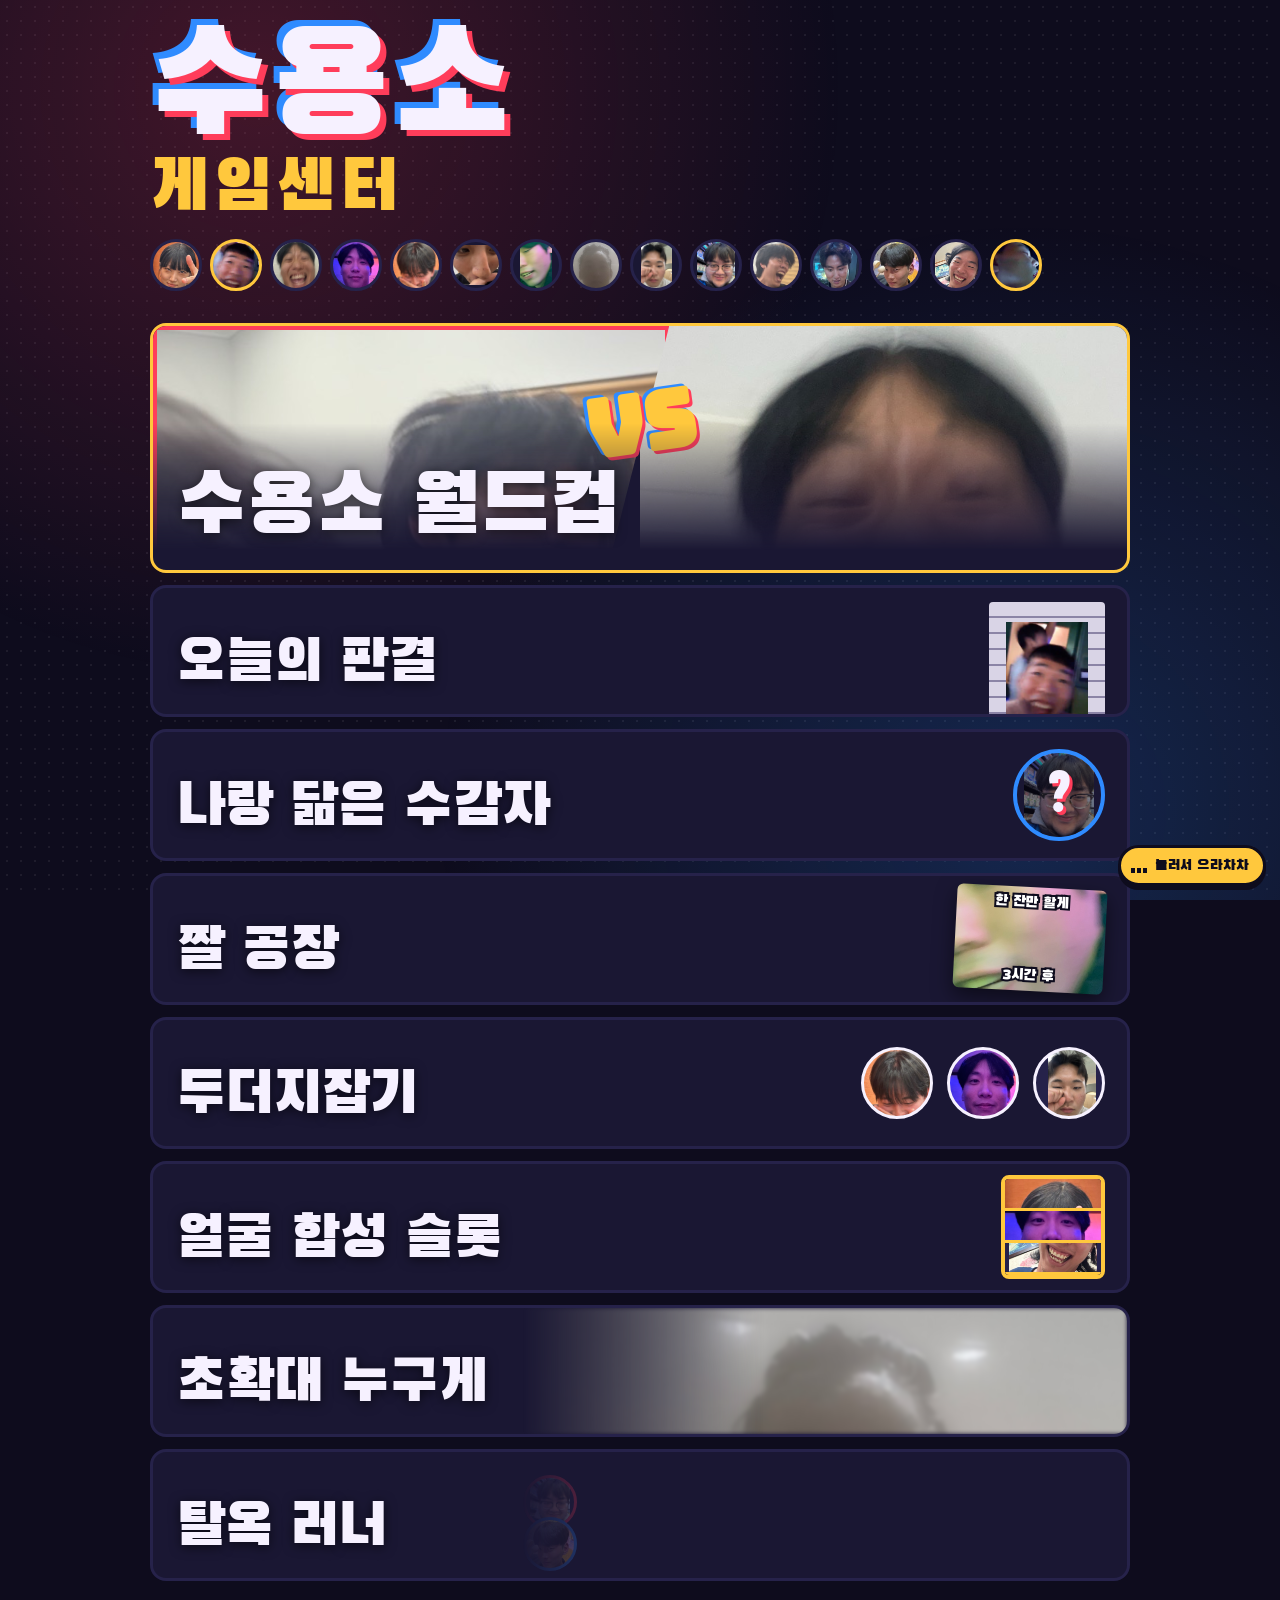
<file: index.html>
<!doctype html>
<html lang="ko">
<head>
<meta charset="utf-8">
<meta name="viewport" content="width=device-width, initial-scale=1, viewport-fit=cover">
<title>수용소 게임센터</title>
<link rel="preconnect" href="https://fonts.googleapis.com">
<link rel="preconnect" href="https://fonts.gstatic.com" crossorigin>
<link rel="stylesheet" href="https://fonts.googleapis.com/css2?family=Black+Han+Sans&family=Bungee&family=Gothic+A1:wght@400;700;900&display=swap">
<link rel="stylesheet" href="shared.css">
<style>
body { overflow-y: auto; }
.app { height: auto; min-height: 100%; padding-block: 28px 96px; }
.wrap { width: min(100%, 980px); margin: 0 auto; display: grid; gap: 32px; }
header { display: grid; gap: 18px; justify-items: start; }
.logo { font-family: var(--display); font-weight: 400; margin: 0; line-height: 0.9; }
.logo span { display: block; animation: slam 0.55s cubic-bezier(.2,1.6,.4,1) both; }
.logo .a { font-size: clamp(4rem, 16vw, 9rem); text-shadow: 6px 6px 0 var(--red), -6px -6px 0 var(--blue); animation-delay: 0.05s; }
.logo .b { font-size: clamp(2rem, 8vw, 4.4rem); color: var(--gold); letter-spacing: 0.06em; animation-delay: 0.25s; }

/* 수감자 명단: 누르면 별명이 튀어나옴 */
.faces { display: flex; flex-wrap: wrap; gap: 8px; }
.face {
  position: relative; width: 52px; height: 52px; padding: 0; border-radius: 50%; border: 3px solid var(--ink-3); background-color: var(--ink-2);
  animation: popin 0.4s cubic-bezier(.2,1.8,.4,1) both;
}
.face.hop { animation: hop 0.6s cubic-bezier(.3,1.6,.5,1); border-color: var(--gold); }
.face.boing { animation: boing 0.5s cubic-bezier(.3,1.8,.5,1); border-color: var(--red); }
@keyframes popin { from { transform: scale(0) rotate(-40deg); } }
@keyframes hop { 30% { transform: translateY(-18px) rotate(-12deg) scale(1.15); } 60% { transform: translateY(0) rotate(6deg); } }
@keyframes boing { 30% { transform: scale(1.5) rotate(10deg); } 60% { transform: scale(0.9) rotate(-6deg); } }
.bubble {
  position: fixed; z-index: 22; pointer-events: none; white-space: nowrap;
  font-family: var(--display); font-size: 1.1rem; color: var(--ink); background: var(--paper);
  padding: 6px 14px; border-radius: 12px; transform: translate(-50%, -100%);
  box-shadow: 0 6px 18px rgb(0 0 0 / 0.4); animation: bubble 1.4s cubic-bezier(.2,1.4,.4,1) forwards;
}
.bubble::after { content: ""; position: absolute; left: 50%; bottom: -7px; margin-left: -7px; border: 7px solid transparent; border-bottom: 0; border-top-color: var(--paper); }
@keyframes bubble { 0% { opacity: 0; translate: 0 10px; scale: 0.6; } 15% { opacity: 1; translate: 0 0; scale: 1; } 80% { opacity: 1; } 100% { opacity: 0; translate: 0 -14px; } }

/* 게임 목록: 오락실 선택 화면처럼 굵은 띠 */
.games { display: grid; gap: 12px; }
.game {
  --c: var(--gold);
  position: relative; overflow: hidden; isolation: isolate;
  display: flex; align-items: flex-end; justify-content: space-between; gap: 12px;
  min-height: 132px; padding: 20px 24px;
  border-radius: 16px; text-decoration: none; color: var(--paper);
  background: var(--ink-2); border: 3px solid var(--ink-3);
  transition: transform 0.25s cubic-bezier(.3,1.6,.5,1), border-color 0.2s;
  animation: rise 0.5s cubic-bezier(.2,1.3,.4,1) both;
}
.game.red { --c: var(--red); } .game.blue { --c: var(--blue); }
.game:first-child { min-height: 250px; border-color: var(--gold); }
.game:nth-child(1) { animation-delay: 0.3s; } .game:nth-child(2) { animation-delay: 0.36s; } .game:nth-child(3) { animation-delay: 0.42s; }
.game:nth-child(4) { animation-delay: 0.48s; } .game:nth-child(5) { animation-delay: 0.54s; } .game:nth-child(n+6) { animation-delay: 0.6s; }
@keyframes rise { from { transform: translateY(40px); opacity: 0; } }
@media (hover: hover) { .game:hover { transform: translateX(8px); border-color: var(--c); } .game:hover h2 { color: var(--c); } }
.game:active { transform: scale(0.98); }
.game h2 {
  font-family: var(--display); font-weight: 400; margin: 0; line-height: 1;
  font-size: clamp(2.1rem, 7vw, 3.6rem); text-shadow: 0 2px 12px rgb(0 0 0 / 0.6); transition: color 0.2s;
}
.game:first-child h2 { font-size: clamp(2.8rem, 10vw, 5.2rem); }
.game .rec { font-family: var(--arcade); font-size: 0.85rem; color: var(--c); white-space: nowrap; font-variant-numeric: tabular-nums; text-shadow: 0 1px 6px rgb(0 0 0 / 0.8); }

/* 띠 오른쪽 그림: 왼쪽으로 갈수록 사라짐 */
.art { position: absolute; inset: 0 0 0 38%; z-index: -1; -webkit-mask-image: linear-gradient(to right, transparent, #000 40%); mask-image: linear-gradient(to right, transparent, #000 40%); }
.game:first-child .art { left: 0; -webkit-mask-image: linear-gradient(to top, transparent 8%, #000 60%); mask-image: linear-gradient(to top, transparent 8%, #000 60%); }
.art.vs { display: grid; grid-template-columns: 1fr 1fr; }
.art.vs div { background-color: var(--ink-3); }
.art.vs div:first-child { clip-path: polygon(0 0, 100% 0, 88% 100%, 0 100%); margin-right: -6%; box-shadow: inset 0 0 0 4px var(--red); }
.art.vs div:last-child { clip-path: polygon(12% 0, 100% 0, 100% 100%, 0 100%); margin-left: -6%; box-shadow: inset 0 0 0 4px var(--blue); }
.art.vs b { position: absolute; left: 50%; top: 40%; transform: translate(-50%, -50%) rotate(-8deg); font-family: var(--arcade); font-size: clamp(3rem, 9vw, 5rem); color: var(--gold); text-shadow: 3px 3px 0 var(--red), -3px -3px 0 var(--blue); }
.art.holes { display: flex; gap: 14px; justify-content: flex-end; align-items: center; padding-right: 22px; }
.art.holes div { width: 72px; height: 72px; flex: none; border-radius: 50%; border: 3px solid var(--paper); background-color: var(--ink-3); animation: peek 1.6s ease-in-out infinite; }
.art.holes div:nth-child(2) { animation-delay: 0.5s; } .art.holes div:nth-child(3) { animation-delay: 1s; }
@keyframes peek { 0%, 100% { transform: translateY(14px) scale(0.85); } 50% { transform: translateY(-4px) scale(1); } }
.art.slot { display: flex; justify-content: flex-end; align-items: center; padding-right: 22px; }
.art.slot .win { display: grid; grid-template-rows: repeat(3, 1fr); width: 104px; height: 104px; border: 4px solid var(--gold); border-radius: 8px; overflow: hidden; }
.art.slot .win div { background-color: var(--ink-3); border-bottom: 3px solid var(--gold); }
.art.zoom div { position: absolute; inset: 0; background-color: var(--ink-3); filter: blur(2px); animation: zoomy 5s ease-in-out infinite alternate; }
@keyframes zoomy { from { transform: scale(2.6); } to { transform: scale(1.4); filter: blur(0); } }
.art.run { overflow: hidden; }
.art.run div { position: absolute; top: 18%; width: 54px; height: 54px; border-radius: 50%; border: 3px solid var(--red); background-color: var(--ink-3); animation: roll 3s linear infinite; }
.art.run div:nth-child(2) { animation-delay: 1.5s; border-color: var(--blue); top: 52%; }
@keyframes roll { from { left: 105%; transform: rotate(0); } to { left: -20%; transform: rotate(-720deg); } }
.art.mug { display: flex; justify-content: flex-end; align-items: stretch; padding: 14px 22px 0 0; }
.art.mug .chart { width: 116px; background-color: #d9d4e6; background-image: repeating-linear-gradient(to bottom, transparent 0 14px, #8b84a6 14px 16px); display: flex; align-items: flex-end; justify-content: center; border-radius: 4px 4px 0 0; }
.art.mug .chart div { width: 82px; height: 92px; background-color: var(--ink-3); }
.art.who { display: flex; justify-content: flex-end; align-items: center; padding-right: 22px; }
.art.who div { position: relative; width: 92px; height: 92px; border-radius: 50%; border: 4px solid var(--blue); background-color: var(--ink-3); }
.art.who div::after { content: "?"; position: absolute; inset: 0; display: grid; place-items: center; border-radius: 50%; font-family: var(--display); font-size: 3.4rem; background: color-mix(in srgb, var(--ink) 50%, transparent); text-shadow: 3px 3px 0 var(--red); }
.art.meme { display: flex; justify-content: flex-end; align-items: center; padding-right: 22px; }
.art.meme div { width: 150px; height: 104px; border-radius: 6px; background-color: var(--ink-3); background-size: cover; background-position: center 30%; display: flex; flex-direction: column; justify-content: space-between; align-items: center; padding: 6px; transform: rotate(3deg); box-shadow: 0 8px 20px rgb(0 0 0 / 0.5); }
.art.meme b { font-family: var(--display); font-weight: 400; font-size: 0.95rem; color: #fff; -webkit-text-stroke: 4px var(--ink); paint-order: stroke fill; white-space: nowrap; }

@media (max-width: 640px) {
  .art.who div { width: 74px; height: 74px; } .art.who, .art.meme { padding-right: 14px; }
  .art.meme div { width: 124px; height: 88px; } .art.meme b { font-size: 0.8rem; }
  .game { min-height: 112px; padding: 16px 18px; }
  .game:first-child { min-height: 210px; }
  .art { left: 30%; }
  .art.holes div { width: 54px; height: 54px; } .art.holes { gap: 8px; padding-right: 14px; }
  .art.slot .win { width: 84px; height: 84px; } .art.slot { padding-right: 14px; }
  .art.mug { padding-right: 14px; } .art.mug .chart { width: 92px; } .art.mug .chart div { width: 66px; height: 74px; }
}
</style>
</head>
<body>
<div class="app">
  <div class="wrap">
    <header>
      <h1 class="logo"><span class="a">수용소</span><span class="b">게임센터</span></h1>
      <div class="faces" id="faces" aria-label="수감자 명단"></div>
    </header>

    <nav class="games">
      <a class="game" href="worldcup.html">
        <div class="art vs" aria-hidden="true"><div id="vsA"></div><div id="vsB"></div><b>VS</b></div>
        <h2>수용소 월드컵</h2>
      </a>
      <a class="game red" href="verdict.html">
        <div class="art mug" aria-hidden="true"><div class="chart"><div id="artMug"></div></div></div>
        <h2>오늘의 판결</h2>
      </a>
      <a class="game blue" href="test.html">
        <div class="art who" aria-hidden="true"><div id="artWho"></div></div>
        <h2>나랑 닮은 수감자</h2>
      </a>
      <a class="game" href="meme.html">
        <div class="art meme" aria-hidden="true"><div id="artMeme"><b>한 잔만 할게</b><b>3시간 후</b></div></div>
        <h2>짤 공장</h2>
      </a>
      <a class="game red" href="mole.html">
        <div class="art holes" id="artMole" aria-hidden="true"><div></div><div></div><div></div></div>
        <h2>두더지잡기</h2><span class="rec" data-best="mole" data-unit="점"></span>
      </a>
      <a class="game blue" href="slot.html">
        <div class="art slot" aria-hidden="true"><div class="win" id="artSlot"><div></div><div></div><div></div></div></div>
        <h2>얼굴 합성 슬롯</h2>
      </a>
      <a class="game blue" href="zoom.html">
        <div class="art zoom" aria-hidden="true"><div id="artZoom"></div></div>
        <h2>초확대 누구게</h2><span class="rec" data-best="zoom" data-unit="점"></span>
      </a>
      <a class="game red" href="runner.html">
        <div class="art run" id="artRun" aria-hidden="true"><div></div><div></div></div>
        <h2>탈옥 러너</h2><span class="rec" data-best="runner" data-unit="m"></span>
      </a>
    </nav>
  </div>
</div>

<script src="shared.js"></script>
<script>
const faces = [];
PHOTOS.forEach((p, i) => {
  const d = document.createElement("button"); d.type = "button"; d.className = "face"; d.setAttribute("aria-label", p.t);
  d.style.animationDelay = 0.4 + i * 0.05 + "s";
  d.addEventListener("click", () => poke(d, p));
  $("faces").append(d); faces.push(d);
  faceBg(d, p, 46, 46, { pad: 0.05 });
});
setInterval(() => {
  const f = pickOne(faces); if (f.classList.contains("boing")) return;
  f.classList.remove("hop"); void f.offsetWidth; f.style.animationDelay = "0s"; f.classList.add("hop");
}, 900);

// 얼굴을 누르면 별명 말풍선
function poke(el, p) {
  el.classList.remove("hop", "boing"); void el.offsetWidth; el.style.animationDelay = "0s"; el.classList.add("boing");
  setTimeout(() => el.classList.remove("boing"), 500);
  document.querySelectorAll(".bubble").forEach((b) => b.remove());
  const r = el.getBoundingClientRect(), b = document.createElement("div");
  b.className = "bubble"; b.textContent = p.t;
  b.style.left = Math.min(innerWidth - 90, Math.max(90, r.left + r.width / 2)) + "px"; b.style.top = r.top - 10 + "px";
  document.body.append(b); setTimeout(() => b.remove(), 1400);
  FX.burst(r.left + r.width / 2, r.top + r.height / 2, 18);
}
addEventListener("scroll", () => document.querySelectorAll(".bubble").forEach((b) => b.remove()), { passive: true });

document.querySelectorAll(".rec").forEach((el) => {
  const v = Best.get(el.dataset.best); if (v) el.textContent = `최고 ${v}${el.dataset.unit}`;
});

const sh = shuffle(PHOTOS);
function paintArt() {
  const a = $("vsA"), b = $("vsB");
  a.style.backgroundImage = `url("${sh[0].src}")`; a.style.backgroundSize = "cover"; a.style.backgroundPosition = "center";
  b.style.backgroundImage = `url("${sh[1].src}")`; b.style.backgroundSize = "cover"; b.style.backgroundPosition = "center";
  [...$("artMole").children].forEach((d, i) => faceBg(d, sh[2 + i], d.offsetWidth, d.offsetWidth, { pad: 0.05 }));
  const z = $("artZoom"); z.style.backgroundImage = `url("${sh[8].src}")`; z.style.backgroundSize = "cover"; z.style.backgroundPosition = "center 35%";
  [...$("artRun").children].forEach((d, i) => faceBg(d, sh[9 + i], 48, 48, { pad: 0.05 }));
  const m = $("artMug"); faceBg(m, sh[11], m.offsetWidth, m.offsetHeight, { pad: 0.35 });
  const me = $("artMeme"); me.style.backgroundImage = `url("${sh[12].src}")`;
  paintSlot();
}
// 슬롯 그림은 계속 돌아감
function paintSlot() {
  const slot = $("artSlot"), w = slot.clientWidth, h = slot.clientHeight;
  [...slot.children].forEach((d, i) => faceBg(d, pickOne(PHOTOS), w, h / 3, { strip: i, strips: 3, pad: 0.06 }));
}
// 닮은 수감자 그림은 물음표 뒤에서 얼굴이 바뀜
function paintWho() { const w = $("artWho"); faceBg(w, pickOne(PHOTOS), w.clientWidth, w.clientHeight, { pad: 0.05 }); }
paintArt(); paintWho();
if (!REDUCE) { setInterval(paintSlot, 900); setInterval(paintWho, 400); }
addEventListener("resize", paintArt);
</script>
<script src="music.js"></script>
</body>
</html>
</file>
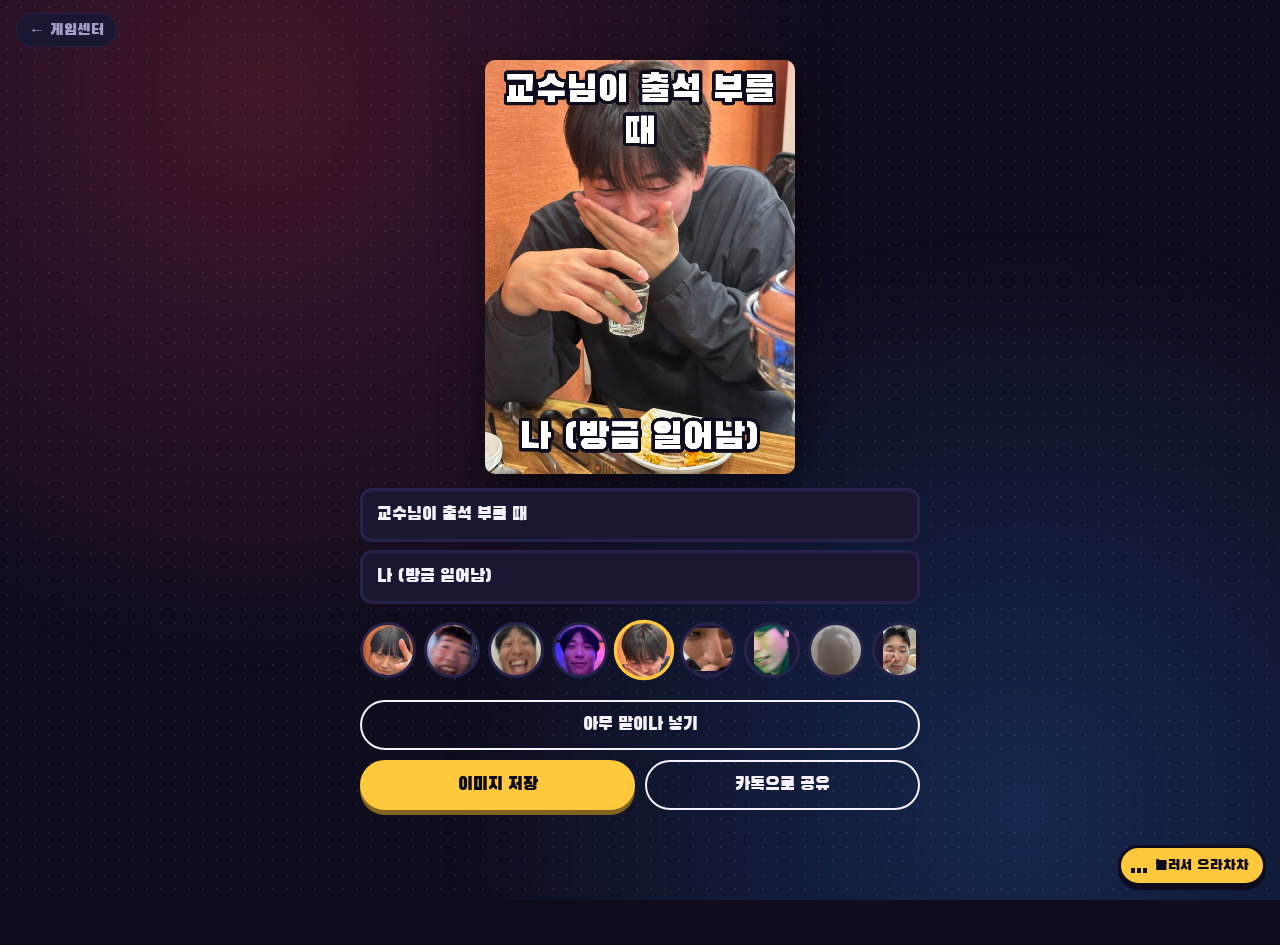
<file: meme.html>
<!doctype html>
<html lang="ko">
<head>
<meta charset="utf-8">
<meta name="viewport" content="width=device-width, initial-scale=1, viewport-fit=cover">
<title>수용소 짤 공장</title>
<link rel="preconnect" href="https://fonts.googleapis.com">
<link rel="preconnect" href="https://fonts.gstatic.com" crossorigin>
<link rel="stylesheet" href="https://fonts.googleapis.com/css2?family=Black+Han+Sans&family=Bungee&family=Gothic+A1:wght@400;700;900&display=swap">
<link rel="stylesheet" href="shared.css">
<style>
body { overflow-y: auto; }
.app { height: auto; min-height: 100%; }
.factory { width: min(100%, 560px); margin: 0 auto; display: grid; gap: 14px; padding-block: 10px 90px; }
canvas#meme { display: block; width: auto; max-width: 100%; max-height: 46dvh; margin: 0 auto; border-radius: 10px; box-shadow: 0 14px 40px rgb(0 0 0 / 0.5); background: var(--ink-2); }
canvas#meme.pop { animation: pop 0.35s cubic-bezier(.2,1.6,.4,1); }
@keyframes pop { 40% { transform: scale(0.96) rotate(-1deg); } }
.fields { display: grid; gap: 8px; }
.fields input {
  width: 100%; font: 400 1.15rem var(--display); color: var(--paper); background: var(--ink-2);
  border: 3px solid var(--ink-3); border-radius: 12px; padding: 12px 14px;
}
.fields input::placeholder { color: var(--muted); }
.fields input:focus { outline: none; border-color: var(--gold); }
.strip { display: flex; gap: 8px; overflow-x: auto; padding: 4px 2px 8px; scroll-snap-type: x proximity; scrollbar-width: thin; scrollbar-color: var(--ink-3) transparent; }
.strip button { flex: none; width: 56px; height: 56px; padding: 0; border-radius: 50%; border: 3px solid var(--ink-3); background-color: var(--ink-2); scroll-snap-align: start; transition: transform 0.15s; }
.strip button[aria-pressed="true"] { border-color: var(--gold); transform: scale(1.08); }
.tools { display: grid; grid-template-columns: 1fr 1fr; gap: 10px; }
.tools .btn { width: 100%; padding-inline: 10px; }
.tools .dice { grid-column: 1 / -1; }
::selection { background: var(--gold); color: var(--ink); }
</style>
</head>
<body>
<div class="app">
  <div class="topbar"><a class="back" href="./">← 게임센터</a></div>
  <div class="factory">
    <canvas id="meme" width="1080" height="1080" aria-label="만든 짤 미리보기"></canvas>
    <div class="fields">
      <input id="top" maxlength="40" placeholder="위에 들어갈 말" aria-label="위 글씨" autocomplete="off">
      <input id="bot" maxlength="40" placeholder="아래에 들어갈 말" aria-label="아래 글씨" autocomplete="off">
    </div>
    <div class="strip" id="strip" aria-label="사진 고르기"></div>
    <div class="tools">
      <button class="btn dice" id="diceBtn" type="button">아무 말이나 넣기</button>
      <button class="btn primary" id="saveBtn" type="button">이미지 저장</button>
      <button class="btn" id="shareBtn" type="button">카톡으로 공유</button>
    </div>
    <p class="toast" id="toast"></p>
  </div>
</div>

<script src="shared.js"></script>
<script>
const LINES = [
  ["교수님이 출석 부를 때", "나 (방금 일어남)"],
  ["\"한 잔만 마시고 갈게\"", "3시간 후"],
  ["조별과제 발표 5분 전", "자료 아직 안 옴"],
  ["더치페이 하자고 했을 때", "송금 안 한 사람"],
  ["노래방 마지막 곡이랬는데", "예약 10곡 남음"],
  ["시험 끝나고", "성적 나오기 전까지만 행복"],
  ["삼겹살 마지막 한 점", "눈치 싸움 시작"],
  ["단톡방 공지 올라옴", "읽음 1 안 사라짐"],
  ["\"나 오늘 일찍 잘 거야\"", "새벽 4시"],
  ["사진 찍자!", "본인만 준비 안 됨"],
  ["월요일 1교시", "그 자체"],
  ["엄마 전화 왔을 때", "목소리 정상인 척"],
  ["치킨 시킬까?", "이미 결제함"],
  ["과제 마감 1시간 전", "이제 시작함"],
];

const cv = $("meme"), cx = cv.getContext("2d");
let photo = pickOne(PHOTOS);
const strip = $("strip"), thumbs = [];
PHOTOS.forEach((p) => {
  const b = document.createElement("button"); b.type = "button"; b.setAttribute("aria-label", p.t);
  faceBg(b, p, 50, 50, { pad: 0.05 });
  b.addEventListener("click", () => { photo = p; mark(); draw(true); });
  strip.append(b); thumbs.push(b);
});
const mark = () => thumbs.forEach((b, i) => b.setAttribute("aria-pressed", String(PHOTOS[i] === photo)));

// 글씨가 넓으면 줄바꿈하고, 그래도 길면 글씨 크기를 줄인다
function layout(text, W, size) {
  cx.font = `${size}px "Black Han Sans"`;
  const words = text.split(" "), lines = [];
  let line = "";
  for (const w of words) {
    const t = line ? line + " " + w : w;
    if (cx.measureText(t).width > W && line) { lines.push(line); line = w; } else line = t;
  }
  if (line) lines.push(line);
  if (size > 40 && (lines.length > 2 || lines.some((l) => cx.measureText(l).width > W))) return layout(text, W, size * 0.88);
  return { lines, size };
}
function caption(text, fromBottom) {
  if (!text.trim()) return;
  const W = cv.width, H = cv.height;
  const { lines, size } = layout(text.trim(), W * 0.92, Math.round(Math.min(W, H) * 0.12));
  cx.font = `${size}px "Black Han Sans"`; cx.textAlign = "center"; cx.textBaseline = "top";
  cx.lineJoin = "round"; cx.lineWidth = size * 0.18; cx.strokeStyle = "#0e0c1d"; cx.fillStyle = "#ffffff";
  const lh = size * 1.12, total = lh * lines.length, pad = Math.min(W, H) * 0.04;
  let y = fromBottom ? H - pad - total : pad;
  for (const l of lines) { cx.strokeText(l, W / 2, y); cx.fillText(l, W / 2, y); y += lh; }
}
function draw(pop) {
  const im = photo.img;
  if (!im || !im.complete || !im.naturalWidth) return;
  const W = 1080, H = Math.round((W * photo.h) / photo.w);
  if (cv.width !== W || cv.height !== H) { cv.width = W; cv.height = H; }
  cx.drawImage(im, 0, 0, W, H);
  caption($("top").value, false); caption($("bot").value, true);
  if (pop) { cv.classList.remove("pop"); void cv.offsetWidth; cv.classList.add("pop"); }
}

function dice() {
  const [a, b] = pickOne(LINES); $("top").value = a; $("bot").value = b;
  photo = pickOne(PHOTOS); mark(); draw(true);
  thumbs[photo.id].scrollIntoView({ block: "nearest", inline: "center", behavior: REDUCE ? "auto" : "smooth" });
}

const toBlob = () => new Promise((r) => cv.toBlob(r, "image/jpeg", 0.92));
async function save() {
  const url = URL.createObjectURL(await toBlob()), a = document.createElement("a");
  a.href = url; a.download = `수용소짤-${Date.now()}.jpg`; document.body.append(a); a.click(); a.remove();
  setTimeout(() => URL.revokeObjectURL(url), 2000);
  $("toast").textContent = "저장했어. 사진첩이나 다운로드 폴더를 봐.";
  FX.burstAt($("saveBtn"), 30);
}
async function share() {
  const file = new File([await toBlob()], "수용소짤.jpg", { type: "image/jpeg" });
  if (navigator.canShare && navigator.canShare({ files: [file] })) {
    try { await navigator.share({ files: [file] }); } catch {}
  } else { $("toast").textContent = "이 브라우저는 바로 공유가 안 돼서 저장할게."; save(); }
}

$("top").addEventListener("input", () => draw());
$("bot").addEventListener("input", () => draw());
$("diceBtn").addEventListener("click", dice);
$("saveBtn").addEventListener("click", save);
$("shareBtn").addEventListener("click", share);

const [a, b] = pickOne(LINES); $("top").value = a; $("bot").value = b; mark();
Promise.all([loadImages(), document.fonts.load('80px "Black Han Sans"').catch(() => {})]).then(() => draw());
</script>
<script src="music.js"></script>
</body>
</html>
</file>
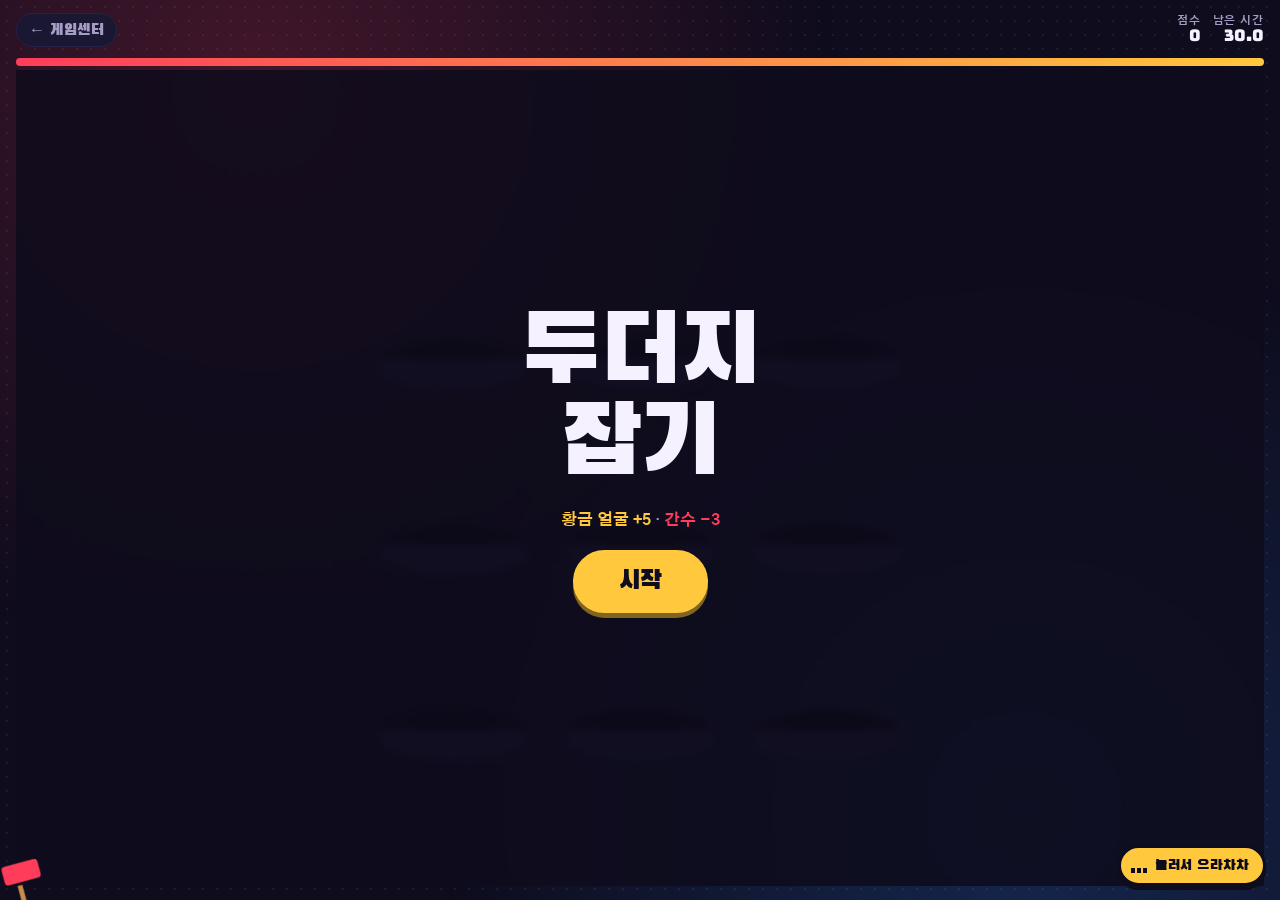
<file: mole.html>
<!doctype html>
<html lang="ko">
<head>
<meta charset="utf-8">
<meta name="viewport" content="width=device-width, initial-scale=1, viewport-fit=cover">
<title>수용소 두더지잡기</title>
<link rel="preconnect" href="https://fonts.googleapis.com">
<link rel="preconnect" href="https://fonts.gstatic.com" crossorigin>
<link rel="stylesheet" href="https://fonts.googleapis.com/css2?family=Black+Han+Sans&family=Bungee&family=Gothic+A1:wght@400;700;900&display=swap">
<link rel="stylesheet" href="shared.css">
<style>
.field { flex: 1; min-height: 0; display: grid; place-items: center; position: relative; }
.board {
  width: min(100%, 540px, 66vh);
  display: grid; grid-template-columns: repeat(3, 1fr); gap: 4%;
  cursor: none;
  touch-action: none; user-select: none; -webkit-user-select: none;
}
.hole { position: relative; aspect-ratio: 1; }
.pit {
  position: absolute; left: 6%; right: 6%; bottom: 8%; height: 26%;
  border-radius: 50%;
  background: radial-gradient(ellipse at 50% 40%, #000 30%, var(--ink-2) 70%);
  box-shadow: 0 6px 0 var(--ink-3), inset 0 6px 12px #000;
}
.mask { position: absolute; left: 0; right: 0; top: -20%; bottom: 21%; overflow: hidden; pointer-events: none; }
.mole {
  position: absolute; left: 14%; width: 72%; bottom: 0;
  transform: translateY(105%);
  transition: transform 0.16s cubic-bezier(.2,1.4,.5,1);
  pointer-events: auto;
}
.mole.up { transform: translateY(8%); }
.mole .face {
  width: 100%; aspect-ratio: 1; border-radius: 50%;
  background-color: var(--ink-2);
  border: 4px solid var(--paper);
  position: relative; z-index: 1;
}
.mole .body {
  margin: -14% auto 0; width: 92%; height: 46px; border-radius: 40% 40% 0 0;
  background: repeating-linear-gradient(180deg, var(--paper) 0 8px, var(--ink) 8px 16px);
}
.mole.gold .face { border-color: var(--gold); box-shadow: 0 0 0 4px color-mix(in srgb, var(--gold) 50%, transparent); }
.mole.gold .face::after {
  content: "+5"; position: absolute; top: -6px; right: -8px;
  font-family: var(--arcade); font-size: 0.85rem; background: var(--gold); color: var(--ink);
  border-radius: 999px; padding: 2px 7px;
}
.mole.siren .face { border-color: var(--red); background: radial-gradient(circle at 40% 35%, #ff9aa8, var(--red) 45%, #8a0f22); animation: wail 0.3s steps(2) infinite; }
.mole.siren .face::after {
  content: "간수"; position: absolute; inset: 0; display: grid; place-items: center;
  font-family: var(--display); font-size: 1.4rem; color: var(--paper);
}
.mole.siren .body { background: repeating-linear-gradient(180deg, #3a3a52 0 8px, #24243a 8px 16px); }
@keyframes wail { 50% { filter: brightness(1.5); } }
.mole.hit { transition: transform 0.25s ease-in 0.12s; }
.mole.hit .face { animation: squash 0.25s ease-out both; filter: grayscale(0.6) brightness(0.8); }
@keyframes squash { 0% { transform: scale(1.15, 0.7); } 60% { transform: scale(0.95, 1.05); } 100% { transform: scale(1, 0.85); } }
.rim {
  position: absolute; left: 6%; right: 6%; bottom: 8%; height: 13%;
  border-radius: 0 0 50% 50% / 0 0 100% 100%;
  background: var(--ink-3);
  pointer-events: none;
}
.pop {
  position: absolute; z-index: 5; pointer-events: none;
  font-family: var(--display); font-size: clamp(1.6rem, 6vw, 2.6rem);
  color: var(--paper); text-shadow: 3px 3px 0 var(--red);
  transform: translate(-50%, -50%);
  animation: pop 0.6s ease-out forwards;
}
.pop.gold { color: var(--gold); text-shadow: 3px 3px 0 var(--ink); }
.pop.bad { color: var(--red); text-shadow: 3px 3px 0 var(--ink); }
@keyframes pop { 0% { transform: translate(-50%, -50%) scale(0.4) rotate(-10deg); } 25% { transform: translate(-50%, -60%) scale(1.3) rotate(6deg); } 100% { transform: translate(-50%, -140%) scale(1); opacity: 0; } }

.hammer {
  position: fixed; z-index: 16; width: 64px; height: 64px; pointer-events: none;
  transform-origin: 80% 85%; transform: translate(-30%, -60%) rotate(20deg);
  transition: transform 0.08s;
}
.hammer.swing { transform: translate(-30%, -60%) rotate(-40deg); }
@media (hover: none) { .hammer { opacity: 0; } .hammer.swing { opacity: 1; } }

.timebar { height: 8px; border-radius: 99px; background: var(--ink-2); overflow: hidden; margin-block: 8px 4px; }
.timebar i { display: block; height: 100%; width: 100%; background: linear-gradient(90deg, var(--red), var(--gold)); transform-origin: left; }

.mvp { display: grid; justify-items: center; gap: 6px; }
.mvp .lbl { font-family: var(--arcade); font-size: 0.75rem; letter-spacing: 0.14em; color: var(--muted); }
.mvp .ph { width: 96px; height: 96px; border-radius: 50%; border: 4px solid var(--gold); background-color: var(--ink-2); }
.mvp .nm { font-family: var(--display); font-size: 1.2rem; }
</style>
</head>
<body>
<div class="app">
  <div class="topbar">
    <a class="back" href="./">← 게임센터</a>
    <span class="spacer"></span>
    <span class="stat"><small>점수</small><span id="score">0</span></span>
    <span class="stat"><small>남은 시간</small><span id="time">30.0</span></span>
  </div>
  <div class="timebar"><i id="timebar"></i></div>
  <div class="field" id="field">
    <div class="board" id="board"></div>

    <div class="panel" id="startPanel">
      <h1 class="title-xl" style="font-size: clamp(3rem, 13vw, 6rem)">두더지<br>잡기</h1>
      <p class="lead"><b style="color: var(--gold)">황금 얼굴 +5</b> · <b style="color: var(--red)">간수 −3</b></p>
      <button class="btn primary big" id="startBtn" type="button">시작</button>
      <p class="toast" id="bestLine"></p>
    </div>

    <div class="panel" id="endPanel" hidden>
      <div class="score-big" id="finalScore">0</div>
      <p class="verdict" id="verdict"></p>
      <div class="mvp"><span class="lbl">가장 많이 맞은 사람</span><div class="ph" id="mvpFace"></div><span class="nm" id="mvpName"></span></div>
      <div class="actions">
        <button class="btn primary" id="againBtn" type="button">다시 하기</button>
        <button class="btn" id="copyBtn" type="button">결과 복사</button>
      </div>
      <p class="toast" id="toast"></p>
    </div>
  </div>
</div>
<svg class="hammer" id="hammer" viewBox="0 0 64 64" aria-hidden="true">
  <rect x="34" y="22" width="8" height="40" rx="3" fill="#c98a4b" stroke="#0e0c1d" stroke-width="3" transform="rotate(-35 38 42)"/>
  <rect x="6" y="6" width="40" height="22" rx="5" fill="#ff3d5a" stroke="#0e0c1d" stroke-width="3" transform="rotate(-35 26 17)"/>
</svg>

<script src="shared.js"></script>
<script>
const GAME_MS = 30000;
const board = $("board");
const holes = [];
for (let i = 0; i < 9; i++) {
  const h = document.createElement("div");
  h.className = "hole";
  h.innerHTML = '<div class="pit"></div><div class="mask"><div class="mole"><div class="face"></div><div class="body"></div></div></div><div class="rim"></div>';
  board.append(h);
  holes.push({ el: h, mole: h.querySelector(".mole"), face: h.querySelector(".face"), busy: false, kind: null, photo: null, timer: 0 });
}

let score = 0, running = false, endAt = 0, spawnTimer = 0, hits = new Map();

function setScore(v) { score = Math.max(0, v); $("score").textContent = score; }

function spawn() {
  if (!running) return;
  const left = Math.max(0, endAt - performance.now());
  const progress = 1 - left / GAME_MS;                 // 0 → 1
  const free = holes.filter((h) => !h.busy);
  const maxUp = progress < 0.4 ? 2 : 3;
  if (free.length && 9 - free.length < maxUp) {
    const h = pickOne(free);
    const r = Math.random();
    h.kind = r < 0.1 ? "gold" : r < 0.22 ? "siren" : "normal";
    h.photo = pickOne(PHOTOS);
    h.mole.className = "mole " + (h.kind === "normal" ? "" : h.kind);
    h.face.style.backgroundImage = "";
    if (h.kind !== "siren") { const s = h.face.offsetWidth; faceBg(h.face, h.photo, s, s, { pad: 0.05 }); }
    h.busy = true;
    requestAnimationFrame(() => h.mole.classList.add("up"));
    const upMs = 1100 - progress * 520;
    h.timer = setTimeout(() => hide(h), upMs);
  }
  spawnTimer = setTimeout(spawn, 720 - progress * 380 + rand(-120, 120));
}

function hide(h, delay = 0) {
  clearTimeout(h.timer);
  h.mole.classList.remove("up");
  setTimeout(() => { h.busy = false; h.mole.classList.remove("hit"); }, 260 + delay);
}

function popText(x, y, text, cls) {
  const r = $("field").getBoundingClientRect();
  const el = document.createElement("div");
  el.className = "pop " + (cls || ""); el.textContent = text;
  el.style.left = x - r.left + "px"; el.style.top = y - r.top + "px";
  $("field").append(el); setTimeout(() => el.remove(), 650);
}

const HIT_WORDS = ["퍽!", "빡!", "쾅!", "딱!", "뿅!"];
holes.forEach((h) => {
  h.mole.addEventListener("pointerdown", (e) => {
    if (!running || !h.mole.classList.contains("up") || h.mole.classList.contains("hit")) return;
    e.preventDefault();
    h.mole.classList.add("hit");
    clearTimeout(h.timer);
    setTimeout(() => hide(h, 120), 120);
    const x = e.clientX, y = e.clientY;
    if (h.kind === "siren") {
      setScore(score - 3); popText(x, y, "-3 삐용!", "bad"); FX.flash("red"); FX.shake(board);
      return;
    }
    const pts = h.kind === "gold" ? 5 : 1;
    setScore(score + pts);
    hits.set(h.photo, (hits.get(h.photo) || 0) + 1);
    popText(x, y, h.kind === "gold" ? "+5 대박!" : pickOne(HIT_WORDS), h.kind === "gold" ? "gold" : "");
    FX.burst(x, y, h.kind === "gold" ? 70 : 24, h.kind === "gold" ? ["#ffc83d", "#f6f1ff"] : undefined);
    if (h.kind === "gold") FX.flash();
  });
});

// 망치 커서
const hammer = $("hammer");
addEventListener("pointermove", (e) => { hammer.style.left = e.clientX + "px"; hammer.style.top = e.clientY + "px"; });
addEventListener("pointerdown", (e) => {
  hammer.style.left = e.clientX + "px"; hammer.style.top = e.clientY + "px";
  hammer.classList.add("swing"); setTimeout(() => hammer.classList.remove("swing"), 110);
});

function tickClock() {
  if (!running) return;
  const left = Math.max(0, endAt - performance.now());
  $("time").textContent = (left / 1000).toFixed(1);
  $("timebar").style.transform = `scaleX(${left / GAME_MS})`;
  if (left <= 0) return finish();
  requestAnimationFrame(tickClock);
}

function start() {
  setScore(0); hits = new Map();
  holes.forEach((h) => { clearTimeout(h.timer); h.busy = false; h.mole.className = "mole"; });
  $("startPanel").hidden = true; $("endPanel").hidden = true;
  running = true; endAt = performance.now() + GAME_MS;
  spawn(); tickClock();
}

const VERDICTS = [
  [0, "망치를 들긴 했니?"],
  [15, "수습 간수 수준"],
  [30, "수용소 정식 간수 임명"],
  [45, "두더지들이 너를 두려워함"],
  [60, "전설의 망치. 친구 얼굴 남아나질 않음"],
];
function finish() {
  running = false; clearTimeout(spawnTimer);
  holes.forEach((h) => hide(h));
  $("time").textContent = "0.0";
  const best = Best.get("mole");
  const isBest = score > best; if (isBest) Best.set("mole", score);
  $("finalScore").textContent = score;
  $("verdict").textContent = (isBest && best > 0 ? "신기록! " : "") + VERDICTS.filter(([s]) => score >= s).pop()[1];
  let mvp = null, cnt = 0; hits.forEach((c, p) => { if (c > cnt) { cnt = c; mvp = p; } });
  $("mvpFace").parentElement.hidden = !mvp;
  if (mvp) { faceBg($("mvpFace"), mvp, 96, 96, { pad: 0.05 }); $("mvpName").textContent = `${mvp.t} · ${cnt}대`; }
  $("toast").textContent = "";
  $("endPanel").hidden = false;
  FX.flash(); if (score >= 30) FX.confetti(3000);
  window._result = `🔨 수용소 두더지잡기 ${score}점` + (mvp ? `\n제일 많이 맞은 사람: ${mvp.t} (${cnt}대)` : "");
}

$("startBtn").addEventListener("click", start);
$("againBtn").addEventListener("click", start);
$("copyBtn").addEventListener("click", () => copyResult(window._result + "\n" + location.href, $("toast")));
const best = Best.get("mole"); if (best) $("bestLine").textContent = `내 최고 기록 ${best}점`;
loadImages();
</script>
<script src="music.js"></script>
</body>
</html>
</file>
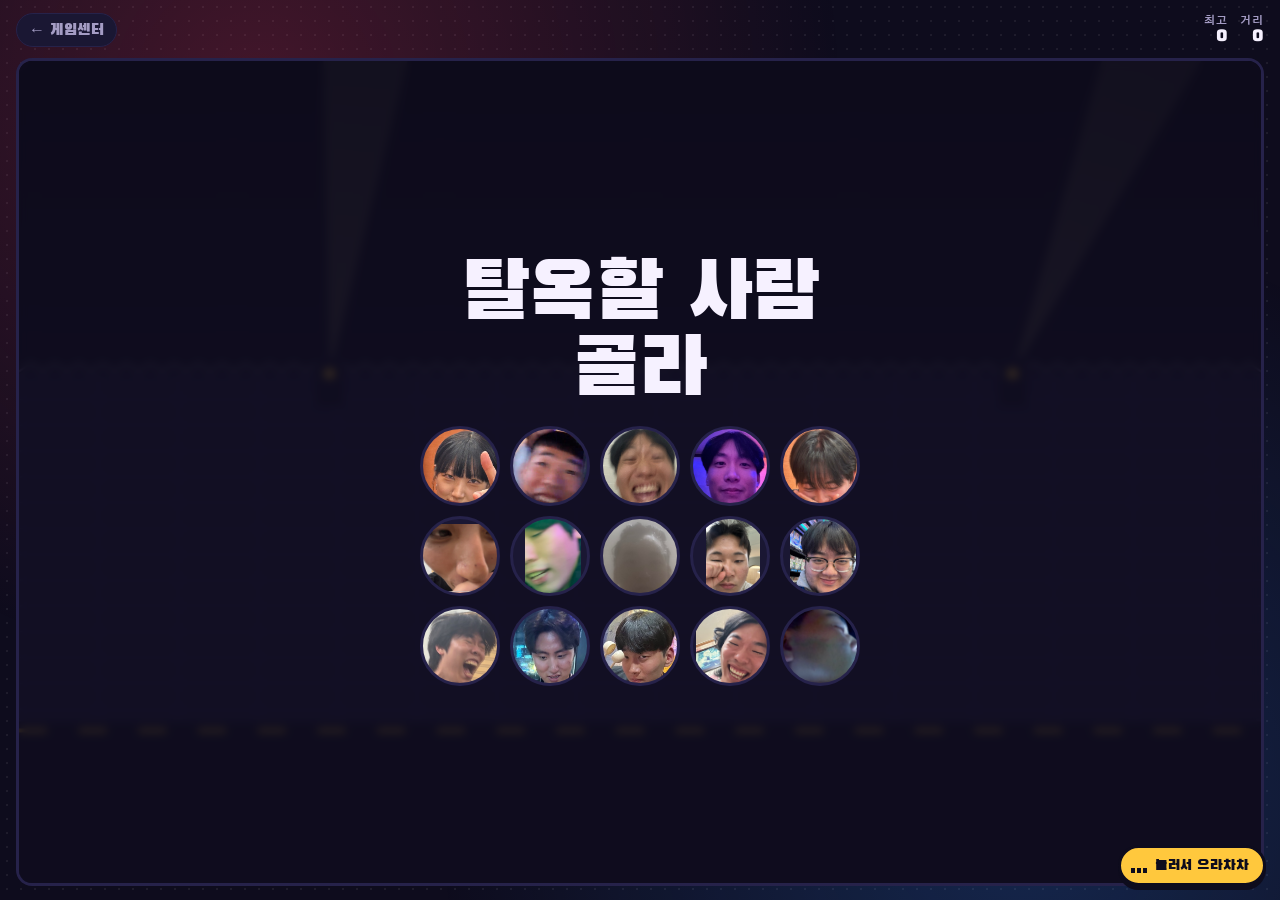
<file: runner.html>
<!doctype html>
<html lang="ko">
<head>
<meta charset="utf-8">
<meta name="viewport" content="width=device-width, initial-scale=1, viewport-fit=cover">
<title>수용소 탈옥 러너</title>
<link rel="preconnect" href="https://fonts.googleapis.com">
<link rel="preconnect" href="https://fonts.gstatic.com" crossorigin>
<link rel="stylesheet" href="https://fonts.googleapis.com/css2?family=Black+Han+Sans&family=Bungee&family=Gothic+A1:wght@400;700;900&display=swap">
<link rel="stylesheet" href="shared.css">
<style>
.stage { flex: 1; min-height: 0; position: relative; margin-top: 8px; border-radius: 16px; overflow: hidden; border: 3px solid var(--ink-3); touch-action: none; user-select: none; -webkit-user-select: none; }
#game { position: absolute; inset: 0; width: 100%; height: 100%; display: block; }
.hint { position: absolute; left: 50%; bottom: 12px; transform: translateX(-50%); font-size: 0.85rem; color: var(--muted); pointer-events: none; white-space: nowrap; }
.picker { display: grid; grid-template-columns: repeat(5, 1fr); gap: 10px; width: min(100%, 440px); }
.pick { aspect-ratio: 1; border-radius: 50%; border: 3px solid var(--ink-3); padding: 0; background-color: var(--ink-2); transition: transform 0.15s, border-color 0.15s; animation: slam 0.35s both; }
.pick:hover, .pick:focus-visible { transform: scale(1.1); border-color: var(--gold); }
.caught { display: grid; justify-items: center; gap: 6px; }
.caught .lbl { font-family: var(--arcade); font-size: 0.75rem; letter-spacing: 0.14em; color: var(--muted); }
.caught .ph { width: 84px; height: 84px; border-radius: 50%; border: 4px solid var(--red); background-color: var(--ink-2); }
.caught .nm { font-family: var(--display); font-size: 1.1rem; }
.stamp-caught { font-family: var(--display); font-size: clamp(3.5rem, 16vw, 6.5rem); color: var(--red); border: 6px solid var(--red); border-radius: 14px; padding: 8px 24px; transform: rotate(-8deg); animation: slam 0.45s cubic-bezier(.2,1.6,.4,1) both; line-height: 1.1; }
</style>
</head>
<body>
<div class="app">
  <div class="topbar">
    <a class="back" href="./">← 게임센터</a>
    <span class="spacer"></span>
    <span class="stat"><small>최고</small><span id="best">0</span></span>
    <span class="stat"><small>거리</small><span id="score">0</span></span>
  </div>
  <div class="stage" id="stage">
    <canvas id="game"></canvas>
    <span class="hint" id="hint" hidden>탭하면 점프 · 공중에서 한 번 더</span>

    <div class="panel" id="startPanel">
      <h1 class="title-xl" style="font-size: clamp(2.6rem, 11vw, 5rem)">탈옥할 사람<br>골라</h1>
      <div class="picker" id="picker"></div>
    </div>

    <div class="panel" id="endPanel" hidden>
      <div class="stamp-caught">검거</div>
      <div class="score-big" id="finalScore">0</div>
      <p class="verdict" id="verdict"></p>
      <div class="caught"><span class="lbl">나를 잡은 사람</span><div class="ph" id="catcher"></div><span class="nm" id="catcherName"></span></div>
      <div class="actions">
        <button class="btn primary" id="againBtn" type="button">다시 탈옥</button>
        <button class="btn" id="changeBtn" type="button">사람 바꾸기</button>
        <button class="btn" id="copyBtn" type="button">결과 복사</button>
      </div>
      <p class="toast" id="toast"></p>
    </div>
  </div>
</div>

<script src="shared.js"></script>
<script>
const cv = $("game"), ctx = cv.getContext("2d");
let W = 0, H = 0, GROUND = 0, R = 30;
function resize() {
  const r = devicePixelRatio || 1, box = $("stage").getBoundingClientRect();
  W = box.width; H = box.height; cv.width = W * r; cv.height = H * r; ctx.setTransform(r, 0, 0, r, 0, 0);
  GROUND = H * 0.8; R = Math.max(20, Math.min(H * 0.075, 40));
}
addEventListener("resize", resize);

let hero = null, state = "pick", player, obstacles, dust, speed, dist, spawnIn, tPrev, time, catcher = null, beam = 0;

function reset() {
  player = { x: W * 0.2, y: GROUND - R * 1.6, vy: 0, jumps: 0, rot: 0 };
  obstacles = []; dust = []; speed = W * 0.55; dist = 0; spawnIn = 1.2; time = 0; catcher = null;
}

function jump() {
  if (state !== "run") return;
  if (player.jumps < 2) {
    player.vy = -(player.jumps === 0 ? H * 1.55 : H * 1.3);
    player.jumps++;
    for (let i = 0; i < 8; i++) dust.push({ x: player.x, y: player.y + R, vx: rand(-60, 60), vy: rand(-80, -10), life: 0.4 });
  }
}

function spawn() {
  const level = Math.min(1, dist / 4000);
  const others = PHOTOS.filter((p) => p !== hero);
  const p = pickOne(others);
  const roll = Math.random();
  if (dist > 600 && roll < 0.22 + level * 0.15) {
    // 날아오는 얼굴: 낮게(점프 필요) 또는 높게(점프하면 박음)
    const high = Math.random() < 0.5;
    const r = R * 0.8;
    obstacles.push({ p, r, x: W + r, y: high ? GROUND - R * 3.6 : GROUND - R * 1.4, fly: true, phase: rand(0, 6) });
  } else {
    const r = R * rand(0.75, 1.15);
    obstacles.push({ p, r, x: W + r, y: GROUND - r, fly: false, rot: 0 });
    if (dist > 1500 && Math.random() < 0.25 + level * 0.2) {
      const p2 = pickOne(others), r2 = R * 0.8;
      obstacles.push({ p: p2, r: r2, x: W + r + r2 * 2.2, y: GROUND - r2, fly: false, rot: 0 });
    }
  }
  const gap = rand(0.85, 1.5) - level * 0.35;
  spawnIn = Math.max(0.55, gap);
}

function update(dt) {
  time += dt; beam += dt;
  speed = W * (0.55 + Math.min(0.75, time * 0.018));
  dist += speed * dt / 10;
  // player
  player.vy += H * 4.2 * dt; player.y += player.vy * dt;
  if (player.y >= GROUND - R * 1.6) {
    if (player.jumps > 0) for (let i = 0; i < 10; i++) dust.push({ x: player.x + rand(-R, R), y: GROUND, vx: rand(-90, 90), vy: rand(-90, -20), life: 0.45 });
    player.y = GROUND - R * 1.6; player.vy = 0; player.jumps = 0;
  }
  player.rot += dt * (player.jumps ? 8 : 0);
  if (!player.jumps) player.rot = 0;
  // obstacles
  spawnIn -= dt; if (spawnIn <= 0) spawn();
  for (const o of obstacles) {
    o.x -= speed * dt * (o.fly ? 1.15 : 1);
    if (!o.fly) o.rot -= (speed * dt) / o.r;
    else { o.phase += dt * 6; }
    const oy = o.fly ? o.y + Math.sin(o.phase) * R * 0.25 : o.y;
    const dx = o.x - player.x, dy = oy - player.y;
    if (Math.hypot(dx, dy) < (o.r + R) * 0.78) { catcher = o.p; return die(); }
  }
  obstacles = obstacles.filter((o) => o.x > -o.r * 2);
  dust = dust.filter((d) => (d.life -= dt) > 0);
  for (const d of dust) { d.x += (d.vx - speed * 0.3) * dt; d.y += d.vy * dt; d.vy += 300 * dt; }
  $("score").textContent = Math.floor(dist);
}

function drawBackground() {
  // 하늘
  const g = ctx.createLinearGradient(0, 0, 0, GROUND);
  g.addColorStop(0, "#0b0a18"); g.addColorStop(1, "#231d48");
  ctx.fillStyle = g; ctx.fillRect(0, 0, W, H);
  // 탐조등
  ctx.save();
  [[W * 0.25, 0.9], [W * 0.8, -0.7]].forEach(([bx, dir], i) => {
    const a = Math.sin(beam * 0.6 * dir + i) * 0.55 - Math.PI / 2;
    ctx.save(); ctx.translate(bx, GROUND - H * 0.42); ctx.rotate(a);
    const lg = ctx.createLinearGradient(0, 0, H, 0);
    lg.addColorStop(0, "rgba(255,240,180,0.28)"); lg.addColorStop(1, "rgba(255,240,180,0)");
    ctx.fillStyle = lg; ctx.beginPath(); ctx.moveTo(0, 0); ctx.lineTo(H * 1.2, -H * 0.16); ctx.lineTo(H * 1.2, H * 0.16); ctx.closePath(); ctx.fill();
    ctx.restore();
  });
  ctx.restore();
  // 담장 (느린 패럴랙스)
  const wallTop = GROUND - H * 0.42, off = (dist * 10 * 0.25) % 80;
  ctx.fillStyle = "#2a2450"; ctx.fillRect(0, wallTop, W, GROUND - wallTop);
  ctx.strokeStyle = "#3a3366"; ctx.lineWidth = 2;
  for (let x = -off; x < W; x += 80) { ctx.beginPath(); ctx.moveTo(x, wallTop); ctx.lineTo(x, GROUND); ctx.stroke(); }
  for (let y = wallTop + 26; y < GROUND; y += 26) { ctx.beginPath(); ctx.moveTo(0, y); ctx.lineTo(W, y); ctx.stroke(); }
  // 철조망
  ctx.strokeStyle = "#8d87a8"; ctx.lineWidth = 2; ctx.beginPath();
  const zoff = (dist * 10 * 0.25) % 24;
  for (let x = -zoff - 24; x < W + 24; x += 12) ctx.lineTo(x, wallTop - ((x + zoff) / 12 % 2 ? 10 : 2));
  ctx.stroke();
  // 탑
  [[W * 0.25], [W * 0.8]].forEach(([bx]) => {
    ctx.fillStyle = "#1a1733"; ctx.fillRect(bx - 14, wallTop - H * 0.02, 28, H * 0.06);
    ctx.fillStyle = "#ffc83d"; ctx.beginPath(); ctx.arc(bx, GROUND - H * 0.42, 6, 0, 7); ctx.fill();
  });
  // 바닥
  ctx.fillStyle = "#16132c"; ctx.fillRect(0, GROUND, W, H - GROUND);
  ctx.fillStyle = "#ffc83d";
  const goff = (dist * 10) % 60;
  for (let x = -goff; x < W; x += 60) ctx.fillRect(x, GROUND + 10, 28, 4);
  ctx.fillStyle = "#3a3366"; ctx.fillRect(0, GROUND, W, 3);
}

function drawPlayer() {
  const { x, y } = player, legT = time * 18;
  // 몸 (수감복)
  ctx.save(); ctx.translate(x, y);
  ctx.strokeStyle = "#f6f1ff"; ctx.lineWidth = Math.max(3, R * 0.14); ctx.lineCap = "round";
  const sw = player.jumps ? 0.6 : Math.sin(legT);
  ctx.beginPath(); ctx.moveTo(-R * 0.2, R * 1.05); ctx.lineTo(-R * 0.2 - sw * R * 0.35, R * 1.0 + R * 0.55);
  ctx.moveTo(R * 0.2, R * 1.05); ctx.lineTo(R * 0.2 + sw * R * 0.35, R * 1.0 + R * 0.55); ctx.stroke();
  for (let i = 0; i < 4; i++) { ctx.fillStyle = i % 2 ? "#0e0c1d" : "#f6f1ff"; ctx.fillRect(-R * 0.55, R * 0.55 + i * R * 0.13, R * 1.1, R * 0.13); }
  ctx.restore();
  ctx.save(); ctx.translate(x, y - R * 0.15); ctx.rotate(player.rot);
  drawFace(ctx, hero.img, hero, 0, 0, R);
  ctx.strokeStyle = "#ffc83d"; ctx.lineWidth = 3; ctx.beginPath(); ctx.arc(0, 0, R, 0, 7); ctx.stroke();
  ctx.restore();
}

function drawObstacle(o) {
  const y = o.fly ? o.y + Math.sin(o.phase) * R * 0.25 : o.y;
  ctx.save(); ctx.translate(o.x, y);
  if (o.fly) {
    // 날개
    const flap = Math.sin(o.phase * 2) * o.r * 0.5;
    ctx.fillStyle = "#f6f1ff";
    ctx.beginPath(); ctx.moveTo(-o.r * 0.6, 0); ctx.quadraticCurveTo(-o.r * 1.8, -o.r * 0.4 - flap, -o.r * 1.9, flap * 0.4); ctx.closePath(); ctx.fill();
    ctx.beginPath(); ctx.moveTo(o.r * 0.6, 0); ctx.quadraticCurveTo(o.r * 1.8, -o.r * 0.4 - flap, o.r * 1.9, flap * 0.4); ctx.closePath(); ctx.fill();
  } else ctx.rotate(o.rot);
  drawFace(ctx, o.p.img, o.p, 0, 0, o.r);
  ctx.strokeStyle = o.fly ? "#2f8bff" : "#ff3d5a"; ctx.lineWidth = 3; ctx.beginPath(); ctx.arc(0, 0, o.r, 0, 7); ctx.stroke();
  ctx.restore();
}

function draw() {
  drawBackground();
  for (const d of dust) { ctx.globalAlpha = d.life / 0.45; ctx.fillStyle = "#a49cc4"; ctx.fillRect(d.x, d.y, 4, 4); }
  ctx.globalAlpha = 1;
  obstacles.forEach(drawObstacle);
  if (hero) drawPlayer();
}

function loop(now) {
  const dt = Math.min(0.033, (now - tPrev) / 1000); tPrev = now;
  if (state === "run") update(dt);
  else beam += dt;
  draw();
  requestAnimationFrame(loop);
}

const VERDICTS = [[0, "담장 앞에서 바로 검거"], [500, "운동장까지는 나감"], [1500, "담장 넘기 직전 검거"], [3000, "수용소 밖 편의점까지 도주"], [5000, "전설의 탈옥수. 현상금 걸림"]];
function die() {
  state = "dead";
  FX.flash("red"); FX.shake($("stage"));
  const score = Math.floor(dist), best = Best.get("runner"), isBest = score > best;
  if (isBest) { Best.set("runner", score); $("best").textContent = score; }
  $("finalScore").textContent = score + "m";
  $("verdict").textContent = (isBest && best > 0 ? "신기록! " : "") + VERDICTS.filter(([s]) => score >= s).pop()[1];
  faceBg($("catcher"), catcher, 84, 84, { pad: 0.05 }); $("catcherName").textContent = catcher.t;
  $("toast").textContent = "";
  $("hint").hidden = true;
  setTimeout(() => { $("endPanel").hidden = false; }, 350);
  window._result = `🏃 수용소 탈옥 러너 ${score}m (${hero.t})\n잡은 사람: ${catcher.t}`;
}

function run() {
  reset(); state = "run";
  $("startPanel").hidden = true; $("endPanel").hidden = true; $("hint").hidden = false;
  setTimeout(() => ($("hint").hidden = true), 3500);
}

// 캐릭터 고르기
PHOTOS.forEach((p, i) => {
  const b = document.createElement("button"); b.type = "button"; b.className = "pick"; b.title = p.t; b.setAttribute("aria-label", p.t);
  b.style.animationDelay = i * 0.03 + "s";
  b.addEventListener("click", () => { hero = p; run(); });
  $("picker").append(b);
  requestAnimationFrame(() => { const s = b.offsetWidth || 64; faceBg(b, p, s, s, { pad: 0.05 }); });
});

$("stage").addEventListener("pointerdown", (e) => { if (state === "run") { e.preventDefault(); jump(); } });
addEventListener("keydown", (e) => {
  if (e.code === "Space" || e.code === "ArrowUp") { e.preventDefault(); if (state === "run") jump(); else if (state === "dead") run(); }
});
$("againBtn").addEventListener("click", run);
$("changeBtn").addEventListener("click", () => { state = "pick"; $("endPanel").hidden = true; $("startPanel").hidden = false; });
$("copyBtn").addEventListener("click", () => copyResult(window._result + "\n" + location.href, $("toast")));
$("best").textContent = Best.get("runner");

resize(); reset();
loadImages().then(() => { tPrev = performance.now(); requestAnimationFrame(loop); });
</script>
<script src="music.js"></script>
</body>
</html>
</file>
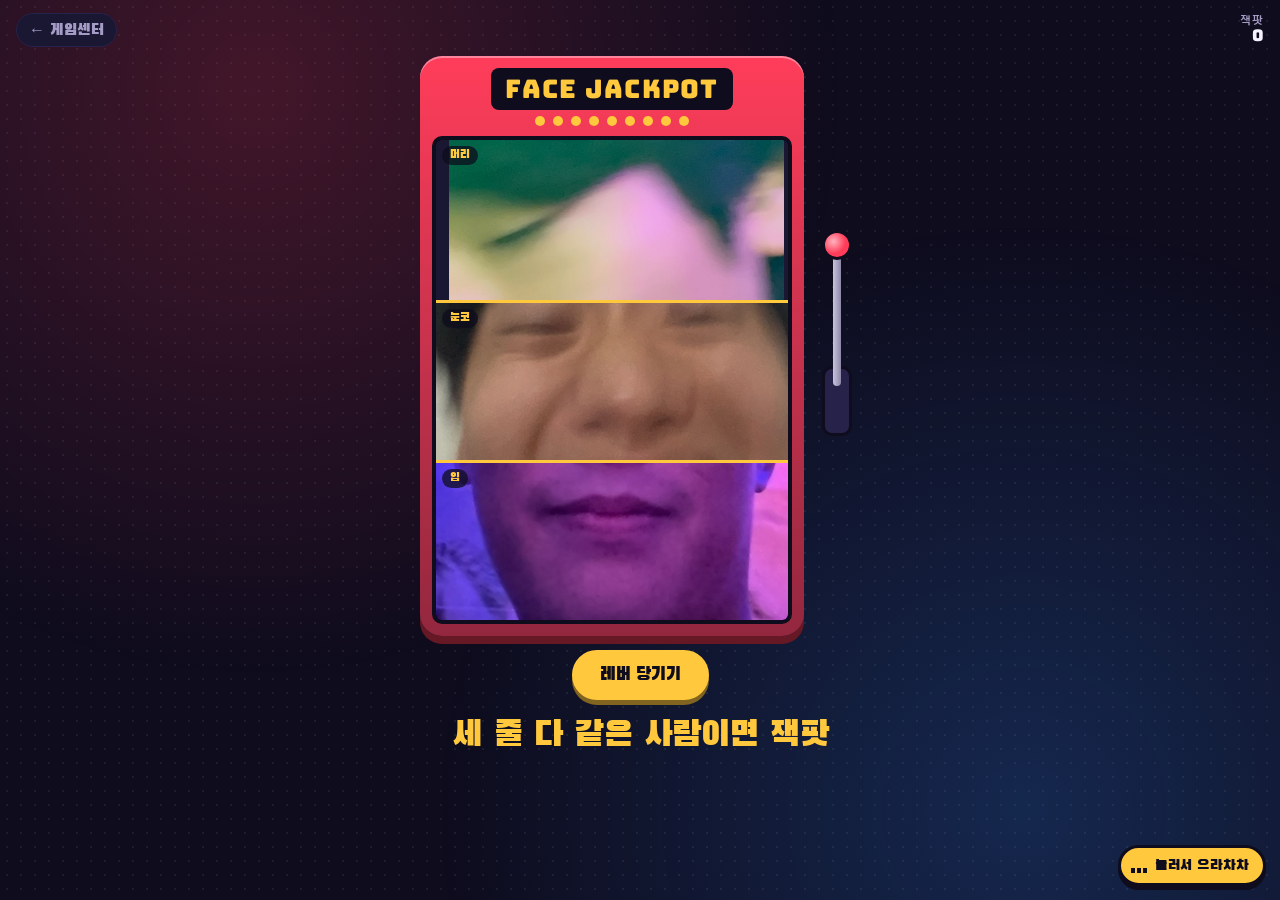
<file: slot.html>
<!doctype html>
<html lang="ko">
<head>
<meta charset="utf-8">
<meta name="viewport" content="width=device-width, initial-scale=1, viewport-fit=cover">
<title>얼굴 합성 슬롯머신</title>
<link rel="preconnect" href="https://fonts.googleapis.com">
<link rel="preconnect" href="https://fonts.gstatic.com" crossorigin>
<link rel="stylesheet" href="https://fonts.googleapis.com/css2?family=Black+Han+Sans&family=Bungee&family=Gothic+A1:wght@400;700;900&display=swap">
<link rel="stylesheet" href="shared.css">
<style>
body { overflow-y: auto; }
.app { height: auto; min-height: 100%; }
.floor { flex: 1; display: flex; flex-direction: column; align-items: center; gap: 14px; padding-top: 6px; }
.cabinet-row { display: flex; align-items: center; gap: 10px; max-width: 100%; }
.cabinet {
  position: relative; padding: 12px; border-radius: 22px;
  background: linear-gradient(180deg, var(--red), color-mix(in srgb, var(--red) 55%, var(--ink)));
  box-shadow: 0 8px 0 color-mix(in srgb, var(--red) 40%, #000), inset 0 2px 0 color-mix(in srgb, var(--paper) 40%, transparent);
  max-width: 100%;
}
.marquee { display: grid; justify-items: center; gap: 6px; padding-bottom: 10px; }
.marquee .logo { font-family: var(--arcade); font-size: clamp(1.1rem, 5vw, 1.6rem); color: var(--gold); background: var(--ink); padding: 4px 14px; border-radius: 8px; letter-spacing: 0.05em; }
.bulbs { display: flex; gap: 8px; }
.bulbs i { width: 10px; height: 10px; border-radius: 50%; background: var(--gold); animation: blink 0.8s steps(2) infinite; }
.bulbs i:nth-child(even) { animation-delay: 0.4s; }
.spinning .bulbs i { animation-duration: 0.2s; }
@keyframes blink { 50% { background: color-mix(in srgb, var(--gold) 25%, var(--ink)); } }

.window { position: relative; background: var(--ink); border-radius: 10px; overflow: hidden; border: 4px solid var(--ink); }
.row { position: relative; overflow: hidden; }
.row + .row { border-top: 3px solid var(--gold); }
.track { display: flex; will-change: transform; }
.cell { flex: none; background-color: var(--ink-2); }
.row .lbl {
  position: absolute; z-index: 2; left: 6px; top: 6px;
  font-family: var(--display); font-size: 0.75rem; padding: 2px 8px; border-radius: 99px;
  background: color-mix(in srgb, var(--ink) 75%, transparent); color: var(--gold);
}
.row.thunk { animation: thunk 0.22s ease-out; }
@keyframes thunk { 30% { transform: translateY(4px); } }
.window.jackpot { animation: jp 0.18s steps(2) 8; }
@keyframes jp { 50% { box-shadow: 0 0 0 6px var(--gold); } }

.lever { position: relative; width: 46px; height: 240px; flex: none; cursor: pointer; border: 0; background: none; padding: 0; }
.lever .base { position: absolute; left: 8px; bottom: 30px; width: 30px; height: 70px; border-radius: 10px; background: var(--ink-3); border: 3px solid var(--ink); }
.lever .arm {
  position: absolute; left: 19px; bottom: 80px; width: 8px; height: 130px; border-radius: 4px;
  background: linear-gradient(90deg, #c9c4dc, #8d87a8); transform-origin: 50% 100%;
  transition: transform 0.25s cubic-bezier(.3,1.6,.5,1);
}
.lever .knob { position: absolute; left: -11px; top: -26px; width: 30px; height: 30px; border-radius: 50%; background: radial-gradient(circle at 35% 35%, #ffb3be, var(--red) 55%); border: 3px solid var(--ink); }
.lever.pulled .arm { transform: scaleY(-0.55); transition-duration: 0.15s; }

.result { display: grid; justify-items: center; gap: 6px; text-align: center; min-height: 92px; }
.result .kind { font-family: var(--display); font-size: clamp(1.5rem, 6vw, 2.2rem); color: var(--gold); margin: 0; animation: slam 0.45s cubic-bezier(.2,1.6,.4,1) both; }
.result .parts { display: flex; flex-wrap: wrap; gap: 6px; justify-content: center; }
.result .parts span { font-size: 0.85rem; padding: 4px 10px; border-radius: 99px; background: var(--ink-2); border: 1px solid var(--ink-3); }
.result .parts b { color: var(--muted); font-weight: 700; margin-right: 4px; }

.gallery { width: min(100%, 560px); display: grid; gap: 8px; }
.thumbs { display: grid; grid-template-columns: repeat(6, 1fr); gap: 8px; }
.thumb { aspect-ratio: 3 / 4; border-radius: 8px; overflow: hidden; display: grid; grid-template-rows: repeat(3, 1fr); background: var(--ink-2); border: 2px solid var(--ink-3); animation: slam 0.4s both; }
.thumb.jp { border-color: var(--gold); }
.thumb div { background-color: var(--ink-2); }
.thumb:empty { animation: none; border-style: dashed; }
@media (max-width: 480px) { .thumbs { grid-template-columns: repeat(3, 1fr); } .lever { height: 200px; } }
</style>
</head>
<body>
<div class="app">
  <div class="topbar">
    <a class="back" href="./">← 게임센터</a>
    <span class="spacer"></span>
    <span class="stat"><small>잭팟</small><span id="jpCount">0</span></span>
  </div>
  <div class="floor">
    <div class="cabinet-row">
      <div class="cabinet" id="cabinet">
        <div class="marquee"><span class="logo">FACE JACKPOT</span><div class="bulbs"><i></i><i></i><i></i><i></i><i></i><i></i><i></i><i></i><i></i></div></div>
        <div class="window" id="window"></div>
      </div>
      <button class="lever" id="lever" type="button" aria-label="레버 당기기"><span class="base"></span><span class="arm"><span class="knob"></span></span></button>
    </div>
    <button class="btn primary" id="spinBtn" type="button">레버 당기기</button>
    <div class="result" id="result"><p class="kind">세 줄 다 같은 사람이면 잭팟</p></div>
    <div class="actions"><button class="btn" id="copyBtn" type="button" hidden>결과 복사</button></div>
    <p class="toast" id="toast"></p>
    <div class="gallery"><div class="thumbs" id="thumbs"></div></div>
  </div>
</div>

<script src="shared.js"></script>
<script>
const PARTS = ["머리", "눈코", "입"];
const CELLS = 26;
let W = 0, H = 0, current = [PHOTOS[0], PHOTOS[0], PHOTOS[0]], spinning = false, jackpots = 0, lastText = "";
const rows = [];

function measure() {
  const vw = Math.min(innerWidth - 32 - 60 - 24, 360);
  const vh = (innerHeight - 330) * 0.75;
  W = Math.max(180, Math.floor(Math.min(vw, vh, 360)));
  H = Math.round(W * 4 / 3);
}

function build() {
  measure();
  const win = $("window"); win.replaceChildren(); rows.length = 0;
  win.style.width = W + "px";
  PARTS.forEach((name, r) => {
    const row = document.createElement("div"); row.className = "row"; row.style.height = H / 3 + "px";
    const lbl = document.createElement("span"); lbl.className = "lbl"; lbl.textContent = name;
    const track = document.createElement("div"); track.className = "track";
    row.append(track, lbl); win.append(row);
    rows.push({ row, track });
    fillTrack(r, [current[r]]);
  });
}

function makeCell(p, r) {
  const c = document.createElement("div"); c.className = "cell";
  c.style.width = W + "px"; c.style.height = H / 3 + "px";
  faceBg(c, p, W, H / 3, { strip: r, strips: 3, pad: 0.06 });
  return c;
}
function fillTrack(r, list) {
  const t = rows[r].track; t.style.transition = "none"; t.style.transform = "translateX(0)";
  t.replaceChildren(...list.map((p) => makeCell(p, r)));
}

function chooseTargets() {
  const roll = Math.random();
  const a = pickOne(PHOTOS);
  if (roll < 0.08) return [a, a, a];
  if (roll < 0.3) { const b = pickOne(PHOTOS.filter((p) => p !== a)); const t = shuffle([a, a, b]); return t; }
  return shuffle(PHOTOS).slice(0, 3);
}

async function spin() {
  if (spinning) return; spinning = true;
  $("lever").classList.add("pulled"); setTimeout(() => $("lever").classList.remove("pulled"), 260);
  $("cabinet").classList.add("spinning");
  $("window").classList.remove("jackpot");
  $("toast").textContent = "";
  const targets = chooseTargets();
  const stops = rows.map((_, r) => new Promise((res) => {
    const list = [current[r]];
    for (let i = 1; i < CELLS - 1; i++) list.push(pickOne(PHOTOS));
    list.push(targets[r]);
    fillTrack(r, list);
    const t = rows[r].track;
    void t.offsetWidth;
    const dur = REDUCE ? 50 : 1300 + r * 650;
    t.style.transition = `transform ${dur}ms cubic-bezier(.12,.65,.18,1.03)`;
    t.style.transform = `translateX(${-(CELLS - 1) * W}px)`;
    setTimeout(() => {
      rows[r].row.classList.remove("thunk"); void rows[r].row.offsetWidth; rows[r].row.classList.add("thunk");
      FX.burstAt(rows[r].row, 16, ["#ffc83d", "#f6f1ff"]);
      res();
    }, dur);
  }));
  await Promise.all(stops);
  current = targets;
  fillTrack(0, [targets[0]]); fillTrack(1, [targets[1]]); fillTrack(2, [targets[2]]);
  $("cabinet").classList.remove("spinning");
  showResult(targets);
  spinning = false;
}

function showResult([a, b, c]) {
  const uniq = new Set([a, b, c]).size;
  let kind;
  if (uniq === 1) {
    kind = "잭팟! 원본 복원 성공";
    jackpots++; $("jpCount").textContent = jackpots;
    $("window").classList.add("jackpot"); FX.flash(); FX.confetti(2500); FX.shake($("cabinet"));
  } else if (uniq === 2) kind = "2/3 일치 · 거의 본인";
  else kind = pickOne(["괴생명체 탄생", "수용소 신입 등장", "본인도 못 알아봄", "몽타주 완성", "합성 실패작 1호"]);
  const res = $("result"); res.replaceChildren();
  const k = document.createElement("p"); k.className = "kind"; k.textContent = kind;
  const parts = document.createElement("div"); parts.className = "parts";
  [a, b, c].forEach((p, i) => { const s = document.createElement("span"); s.innerHTML = `<b>${PARTS[i]}</b>`; s.append(p.t); parts.append(s); });
  res.append(k, parts);
  $("copyBtn").hidden = false;
  lastText = `🎰 얼굴 합성 슬롯머신: ${kind}\n머리 ${a.t} / 눈코 ${b.t} / 입 ${c.t}`;
  addThumb([a, b, c], uniq === 1);
}

function addThumb(list, jp) {
  const th = document.createElement("div"); th.className = "thumb" + (jp ? " jp" : "");
  $("thumbs").prepend(th);
  const w = th.offsetWidth, h = th.offsetHeight;
  list.forEach((p, r) => { const d = document.createElement("div"); faceBg(d, p, w, h / 3, { strip: r, strips: 3, pad: 0.06 }); th.append(d); });
  const all = $("thumbs").children; while (all.length > 6) all[all.length - 1].remove();
}

$("lever").addEventListener("click", spin);
$("spinBtn").addEventListener("click", spin);
addEventListener("keydown", (e) => { if (e.code === "Space" || e.key === "Enter") { e.preventDefault(); spin(); } });
$("copyBtn").addEventListener("click", () => {
  if (!lastText) { $("toast").textContent = "먼저 레버를 당겨봐"; return; }
  copyResult(lastText + "\n" + location.href, $("toast"));
});
let rz; addEventListener("resize", () => { clearTimeout(rz); rz = setTimeout(() => { if (!spinning) build(); }, 200); });

current = shuffle(PHOTOS).slice(0, 3);
build();
loadImages();
</script>
<script src="music.js"></script>
</body>
</html>
</file>
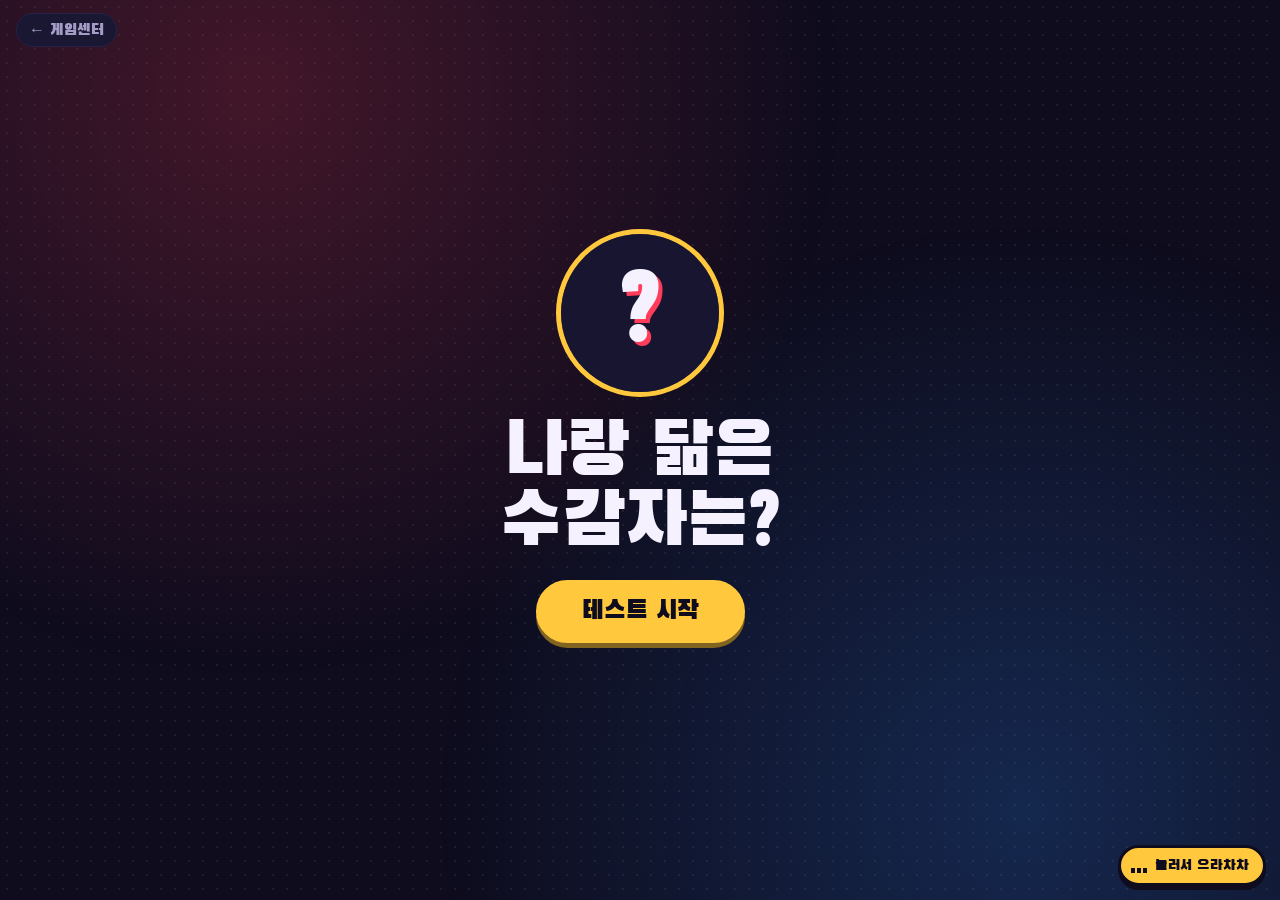
<file: test.html>
<!doctype html>
<html lang="ko">
<head>
<meta charset="utf-8">
<meta name="viewport" content="width=device-width, initial-scale=1, viewport-fit=cover">
<title>나랑 닮은 수감자</title>
<link rel="preconnect" href="https://fonts.googleapis.com">
<link rel="preconnect" href="https://fonts.gstatic.com" crossorigin>
<link rel="stylesheet" href="https://fonts.googleapis.com/css2?family=Black+Han+Sans&family=Bungee&family=Gothic+A1:wght@400;700;900&display=swap">
<link rel="stylesheet" href="shared.css">
<style>
body { overflow-y: auto; }
.app { height: auto; min-height: 100%; }
.screen { flex: 1; display: flex; flex-direction: column; align-items: center; justify-content: center; gap: 22px; text-align: center; padding-block: 16px 80px; width: min(100%, 520px); margin: 0 auto; }

/* 시작: 15명 얼굴이 물음표 뒤에서 섞임 */
.mystery { position: relative; width: 168px; height: 168px; border-radius: 50%; border: 5px solid var(--gold); background-color: var(--ink-3); overflow: hidden; }
.mystery::after { content: "?"; position: absolute; inset: 0; display: grid; place-items: center; font-family: var(--display); font-size: 6rem; color: var(--paper); background: color-mix(in srgb, var(--ink) 55%, transparent); text-shadow: 4px 4px 0 var(--red); }

.qhead { width: 100%; display: grid; gap: 10px; }
.qnum { font-family: var(--arcade); font-size: 0.9rem; color: var(--muted); font-variant-numeric: tabular-nums; }
.prog { height: 8px; border-radius: 99px; background: var(--ink-2); overflow: hidden; }
.prog i { display: block; height: 100%; width: 0; background: var(--gold); transition: width 0.4s cubic-bezier(.2,.9,.3,1); }
.q { font-family: var(--display); font-weight: 400; font-size: clamp(1.8rem, 7vw, 2.6rem); line-height: 1.15; margin: 0; text-wrap: balance; animation: slam 0.4s cubic-bezier(.2,1.6,.4,1) both; }
.answers { width: 100%; display: grid; gap: 10px; }
.answers button {
  font-family: var(--display); font-size: 1.2rem; text-align: left; padding: 16px 20px; border-radius: 14px;
  background: var(--ink-2); border: 3px solid var(--ink-3); color: var(--paper);
  animation: rise 0.35s cubic-bezier(.2,1.2,.4,1) both; transition: border-color 0.15s, transform 0.15s;
}
.answers button:nth-child(2) { animation-delay: 0.05s; } .answers button:nth-child(3) { animation-delay: 0.1s; } .answers button:nth-child(4) { animation-delay: 0.15s; }
@media (hover: hover) { .answers button:hover { border-color: var(--gold); transform: translateX(4px); } }
.answers button.picked { border-color: var(--gold); background: color-mix(in srgb, var(--gold) 22%, var(--ink-2)); }
@keyframes rise { from { transform: translateY(24px); opacity: 0; } }

/* 결과 */
.reveal { position: relative; width: min(260px, 66vw); aspect-ratio: 1; border-radius: 50%; border: 6px solid var(--gold); background-color: var(--ink-3); box-shadow: 0 0 0 4px var(--ink), 0 16px 50px rgb(0 0 0 / 0.5); animation: rise 0.7s cubic-bezier(.2,1.4,.4,1) both; }
.res-name { font-family: var(--display); font-weight: 400; font-size: clamp(2.2rem, 9vw, 3.4rem); line-height: 1.05; margin: 0; color: var(--gold); text-wrap: balance; }
.res-desc { margin: 0; font-size: 1.08rem; line-height: 1.6; max-width: 30ch; text-wrap: pretty; }
.pals { display: grid; grid-template-columns: 1fr 1fr; gap: 12px; width: 100%; }
.pal { display: grid; justify-items: center; gap: 6px; padding: 14px 10px; border-radius: 14px; background: var(--ink-2); }
.pal b { font-family: var(--display); font-weight: 400; font-size: 1rem; }
.pal.good b { color: var(--blue); } .pal.bad b { color: var(--red); }
.pal .ph { width: 64px; height: 64px; border-radius: 50%; border: 3px solid currentColor; background-color: var(--ink-3); }
.pal.good .ph { color: var(--blue); } .pal.bad .ph { color: var(--red); }
.pal span { font-size: 0.9rem; color: color-mix(in srgb, var(--paper) 85%, transparent); }
</style>
</head>
<body>
<div class="app">
  <div class="topbar"><a class="back" href="./">← 게임센터</a></div>

  <section class="screen" id="intro">
    <div class="mystery" id="mystery"></div>
    <h1 class="title-xl" style="font-size: clamp(2.6rem, 11vw, 4.6rem)">나랑 닮은<br>수감자는?</h1>
    <button class="btn primary big" id="startBtn" type="button">테스트 시작</button>
  </section>

  <section class="screen" id="quiz" hidden>
    <div class="qhead"><span class="qnum" id="qnum">1 / 7</span><div class="prog"><i id="prog"></i></div></div>
    <h2 class="q" id="q"></h2>
    <div class="answers" id="answers"></div>
  </section>

  <section class="screen" id="result" hidden>
    <div class="reveal" id="resFace"></div>
    <h2 class="res-name" id="resName"></h2>
    <p class="res-desc" id="resDesc"></p>
    <div class="pals">
      <div class="pal good"><b>찰떡 궁합</b><div class="ph" id="goodFace"></div><span id="goodName"></span></div>
      <div class="pal bad"><b>천적</b><div class="ph" id="badFace"></div><span id="badName"></span></div>
    </div>
    <div class="actions">
      <button class="btn primary" id="againBtn" type="button">다시 하기</button>
      <button class="btn" id="copyBtn" type="button">결과 복사</button>
    </div>
    <p class="toast" id="toast"></p>
  </section>
</div>

<script src="shared.js"></script>
<script>
// 사진 번호(0~14)별 해설. 순서는 shared.js의 PHOTOS와 같음
const DESC = [
  "집게를 잡는 순간 눈빛이 바뀌는 타입. 고기 굽기와 분위기 장악 담당.",
  "1차에서 끝내자는 말을 믿어본 적 없음. 마이크 잡으면 시간 개념이 사라짐.",
  "남의 농담에 본인이 제일 크게 웃음. 리액션 하나로 분위기를 살림.",
  "어디서든 묘하게 배경이랑 어울림. 조용한데 존재감은 큼.",
  "'한 잔만'이 세 병이 되는 사람. 건배사는 잘하는데 그다음은 기억이 안 남.",
  "셀카 거리 조절 실패 전문. 카메라랑 친해도 너무 친함.",
  "몸은 여기 있는데 정신은 이미 다음 장소. 사진이 늘 흔들려 나옴.",
  "신비주의 컨셉. 연락은 잘 안 되는데 나타나면 다 해결함.",
  "알람 다섯 개 맞추고 다섯 개 다 끔. 아침엔 말 걸지 말 것.",
  "편의점 신상은 이 사람한테 물어보면 됨. 야식 담당 보급관.",
  "텐션 조절 버튼이 없음. 이 사람 있으면 조용한 술자리는 불가능.",
  "메뉴판을 제일 오래 보는 사람. 음식 나오면 대화 중단.",
  "일단 잡고 보는 행동파. 계획은 없지만 추진력은 최고.",
  "웃으면 눈이 없어지는 순한 맛. 모두가 편하게 생각하는 사람.",
  "어디서든 5분 안에 잠듦. 술자리 끝까지 남는 건 몸뿐.",
];
// 답마다 점수를 받는 사진 번호
const QUESTIONS = [
  ["술자리에서 나는?", [["고기 굽는 집게 담당", [0, 12]], ["건배사 담당", [4, 10]], ["안주부터 시키는 사람", [11, 9]], ["어느새 자고 있음", [14, 8]]]],
  ["노래방에 가면?", [["마이크 안 놓음", [1, 10]], ["탬버린 + 리액션", [2, 13]], ["노래 고르다 끝남", [3, 7]], ["소파에서 잠", [14, 6]]]],
  ["약속 10분 전 나는?", [["이미 도착함", [12, 3]], ["\"거의 다 왔어\" (집)", [8, 6]], ["오는 길에 편의점", [9, 11]], ["연락 두절", [7, 14]]]],
  ["단체사진 찍을 때?", [["카메라에 너무 가까움", [5, 0]], ["혼자 흔들림", [6, 1]], ["눈 감김", [13, 2]], ["뒤에서 이상한 포즈", [10, 4]]]],
  ["단톡방에서 나는?", [["읽씹 장인", [7, 3]], ["ㅋㅋㅋ만 100개", [2, 13]], ["맛집 링크 공유", [11, 9]], ["새벽 3시에 등장", [8, 6]]]],
  ["시험 전날 밤?", [["밤샘", [8, 12]], ["일찍 자고 포기", [14, 7]], ["야식부터", [9, 11]], ["친구 불러서 놀기", [4, 1]]]],
  ["나를 동물로 치면?", [["사자", [0, 10]], ["강아지", [13, 2]], ["나무늘보", [14, 6]], ["고양이", [3, 5]]]],
];

let qi = 0, score = [], lastText = "", locked = false;
const show = (id) => ["intro", "quiz", "result"].forEach((s) => ($(s).hidden = s !== id));

// 시작 화면: 물음표 뒤에서 얼굴이 계속 바뀜
const mys = $("mystery");
let mysTimer = setInterval(() => faceBg(mys, pickOne(PHOTOS), 158, 158, { pad: 0.05 }), REDUCE ? 2000 : 180);

function start() {
  qi = 0; score = PHOTOS.map(() => rand(0, 0.5)); // 동점일 때 랜덤하게 갈리도록 작은 값
  show("quiz"); ask();
}

function ask() {
  const [q, ans] = QUESTIONS[qi];
  $("qnum").textContent = `${qi + 1} / ${QUESTIONS.length}`;
  $("prog").style.width = (qi / QUESTIONS.length) * 100 + "%";
  const h = $("q"); h.textContent = q; h.style.animation = "none"; void h.offsetWidth; h.style.animation = "";
  const box = $("answers"); box.replaceChildren();
  ans.forEach(([label, ids]) => {
    const b = document.createElement("button"); b.type = "button"; b.textContent = label;
    b.addEventListener("click", () => pick(b, ids));
    box.append(b);
  });
  locked = false;
}

async function pick(btn, ids) {
  if (locked) return; locked = true;
  btn.classList.add("picked"); FX.burstAt(btn, 16, ["#ffc83d", "#f6f1ff"]);
  ids.forEach((id, i) => (score[id] += i === 0 ? 2 : 1));
  await wait(280);
  qi++;
  if (qi < QUESTIONS.length) ask(); else finish();
}

async function finish() {
  $("prog").style.width = "100%";
  const order = PHOTOS.map((p) => p.id).sort((a, b) => score[b] - score[a]);
  const me = PHOTOS[order[0]], good = PHOTOS[order[1]], bad = PHOTOS[order[order.length - 1]];
  show("result");
  const face = $("resFace"), size = face.clientWidth;
  // 결과 발표 전 얼굴 룰렛
  $("resName").textContent = "두구두구…"; $("resDesc").textContent = "";
  for (let d = 60; d < 240; d *= 1.15) { faceBg(face, pickOne(PHOTOS), size, size, { pad: 0.05 }); await wait(d); }
  faceBg(face, me, size, size, { pad: 0.05 });
  $("resName").textContent = me.t; $("resDesc").textContent = DESC[me.id];
  faceBg($("goodFace"), good, 58, 58, { pad: 0.05 }); $("goodName").textContent = good.t;
  faceBg($("badFace"), bad, 58, 58, { pad: 0.05 }); $("badName").textContent = bad.t;
  FX.flash(); FX.burstAt(face, 80); FX.confetti(1500);
  lastText = `🔎 나랑 닮은 수감자: ${me.t}\n"${DESC[me.id]}"\n찰떡 궁합 ${good.t} · 천적 ${bad.t}`;
}

$("startBtn").addEventListener("click", () => { clearInterval(mysTimer); start(); });
$("againBtn").addEventListener("click", start);
$("copyBtn").addEventListener("click", () => copyResult(lastText + "\n" + location.href, $("toast")));
addEventListener("keydown", (e) => {
  if ($("quiz").hidden) return;
  const n = Number(e.key); if (n >= 1 && n <= 4) $("answers").children[n - 1]?.click();
});
</script>
<script src="music.js"></script>
</body>
</html>
</file>
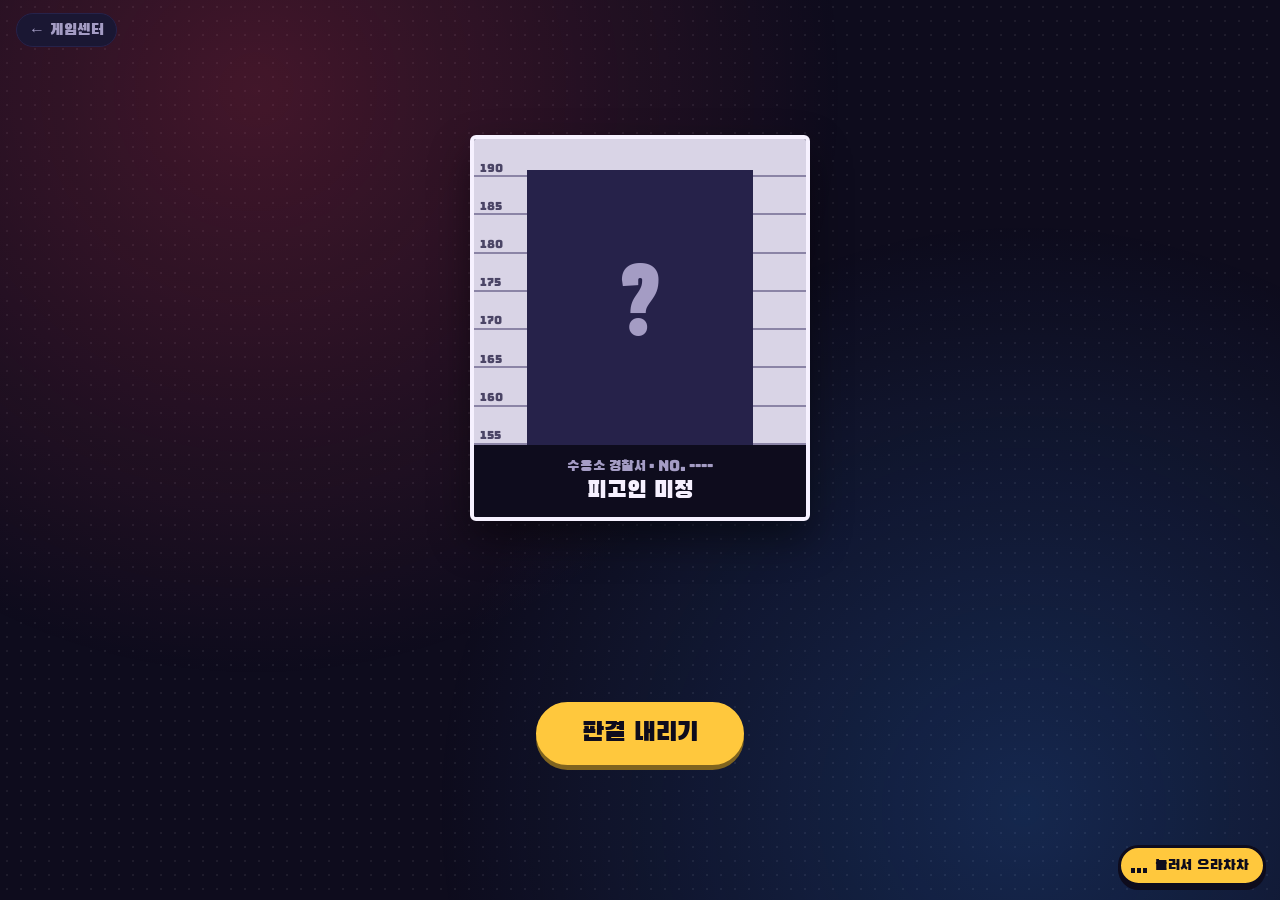
<file: verdict.html>
<!doctype html>
<html lang="ko">
<head>
<meta charset="utf-8">
<meta name="viewport" content="width=device-width, initial-scale=1, viewport-fit=cover">
<title>오늘의 판결</title>
<link rel="preconnect" href="https://fonts.googleapis.com">
<link rel="preconnect" href="https://fonts.gstatic.com" crossorigin>
<link rel="stylesheet" href="https://fonts.googleapis.com/css2?family=Black+Han+Sans&family=Bungee&family=Gothic+A1:wght@400;700;900&display=swap">
<link rel="stylesheet" href="shared.css">
<style>
.court { flex: 1; min-height: 0; display: flex; flex-direction: column; align-items: center; justify-content: center; gap: 18px; text-align: center; }
.mug { width: min(340px, 84vw, calc((100dvh - 330px) * 1.05)); min-width: 220px; background: var(--ink-2); border: 4px solid var(--paper); border-radius: 6px; overflow: hidden; box-shadow: 0 18px 40px rgb(0 0 0 / 0.45); }
.lineup {
  position: relative; aspect-ratio: 1 / 0.92; background-color: #d9d4e6;
  background-image: repeating-linear-gradient(to bottom, transparent 0 calc(12.5% - 2px), #8b84a6 calc(12.5% - 2px) 12.5%);
}
.lineup .ruler { position: absolute; inset: 0; display: grid; grid-template-rows: repeat(8, 1fr); padding-left: 6px; font-family: var(--arcade); font-size: 0.7rem; color: #4b4566; text-align: left; pointer-events: none; }
.lineup .ruler span { align-self: end; padding-bottom: 3px; }
.lineup .ph { position: absolute; left: 16%; right: 16%; top: 10%; bottom: 0; background-color: var(--ink-3); }
.lineup .ph.empty { display: grid; place-items: center; font-family: var(--display); font-size: 6rem; color: var(--muted); }
.lineup .ph.spin { filter: blur(1.5px) saturate(1.4); }
.placard { background: var(--ink); padding: 10px 14px 12px; display: grid; gap: 2px; font-family: var(--display); }
.placard .no { font-family: var(--arcade); font-size: 0.95rem; color: var(--muted); font-variant-numeric: tabular-nums; }
.placard .nm { font-size: 1.5rem; line-height: 1.15; min-height: 1.15em; }

.charge { font-family: var(--display); font-size: clamp(1.4rem, 5.4vw, 2rem); line-height: 1.2; margin: 0; min-height: 2.4em; max-width: 18ch; text-wrap: balance; display: grid; place-items: center; }
.sentence {
  font-family: var(--display); font-size: clamp(1.1rem, 4.4vw, 1.5rem); color: var(--red);
  padding: 6px 18px; border: 4px solid var(--red); border-radius: 8px; transform: rotate(-5deg);
  background: color-mix(in srgb, var(--red) 12%, transparent);
}
.sentence.hit { animation: stamp 0.45s cubic-bezier(.2,1.8,.4,1) both; }
@keyframes stamp { from { transform: rotate(-5deg) scale(3.2); opacity: 0; } }
.court .actions { min-height: 54px; }
</style>
</head>
<body>
<div class="app">
  <div class="topbar">
    <a class="back" href="./">← 게임센터</a>
  </div>
  <div class="court" id="court">
    <div class="mug" id="mug">
      <div class="lineup">
        <div class="ruler" aria-hidden="true"><span>190</span><span>185</span><span>180</span><span>175</span><span>170</span><span>165</span><span>160</span><span>155</span></div>
        <div class="ph empty" id="ph">?</div>
      </div>
      <div class="placard"><span class="no" id="no">수용소 경찰서 · No. ----</span><span class="nm" id="nm">피고인 미정</span></div>
    </div>
    <p class="charge" id="charge" aria-live="polite"></p>
    <div class="sentence" id="sentence" style="visibility: hidden">&nbsp;</div>
    <div class="actions">
      <button class="btn primary big" id="judgeBtn" type="button">판결 내리기</button>
      <button class="btn" id="copyBtn" type="button" hidden>결과 복사</button>
    </div>
    <p class="toast" id="toast"></p>
  </div>
</div>

<script src="shared.js"></script>
<script>
const CRIMES = [
  "삼겹살 마지막 한 점 무단 취식죄", "단톡방 상습 읽씹죄", "노래방 마이크 독점죄", "\"거의 다 왔어\" 위증죄",
  "더치페이 송금 지연죄", "\"한 잔만 더\" 선동죄", "단체사진 혼자 눈 감기 상습범", "조별과제 무임승차죄",
  "새벽 3시 라면 교사죄", "셀카 각도 사기죄", "코골이 소음 공해죄", "편의점 1+1 독식죄",
  "게임 지고 판 엎기 미수", "안주 나오자마자 싹쓸이죄", "1교시 무단 결석 방조죄", "노래방 2차 강요죄",
  "엽사 찍히고 표정 관리 실패죄", "\"나 오늘 안 마셔\" 허위 진술죄",
];
const SENTENCES = [
  "징역 3년 · 노래방 출입 금지", "삼겹살 굽기 봉사 100시간", "다음 술자리 계산 전담", "무기징역 · 엽사 영구 박제",
  "집행유예 2년 · 단, 엽사는 공개", "벌금 소주 3병", "셀카 금지 6개월", "모닝콜 담당 한 학기",
  "편의점 심부름 50회", "단톡방 공지 담당 1년", "징역 5년 · 노래방 탬버린 전담", "사회봉사: 단체사진 찍사 1년",
];

let last = -1, busy = false, lastText = "";
const ph = $("ph");
const sizePh = (p) => faceBg(ph, p, ph.offsetWidth, ph.offsetHeight, { pad: 0.35 });

async function judge() {
  if (busy) return; busy = true;
  $("judgeBtn").disabled = true; $("copyBtn").hidden = true; $("toast").textContent = "";
  $("charge").textContent = ""; $("sentence").style.visibility = "hidden";
  ph.classList.remove("empty"); ph.textContent = ""; ph.classList.add("spin");

  let pick; do { pick = pickOne(PHOTOS); } while (pick.id === last);
  last = pick.id;
  // 얼굴 룰렛: 점점 느려지다가 멈춤
  const order = shuffle(PHOTOS.filter((p) => p.id !== pick.id));
  for (let i = 0, d = 50; d < 260; i++, d *= 1.13) {
    const p = order[i % order.length]; sizePh(p); $("nm").textContent = p.t; await wait(d);
  }
  ph.classList.remove("spin"); sizePh(pick); $("nm").textContent = pick.t;
  $("no").textContent = `수용소 경찰서 · No. 2026-${String((Math.random() * 9000 + 1000) | 0)}`;
  FX.flash(); FX.shake($("mug"));
  await wait(350);

  const crime = pickOne(CRIMES), sentence = pickOne(SENTENCES);
  for (let i = 1; i <= crime.length; i++) { $("charge").textContent = crime.slice(0, i); await wait(45); }
  await wait(450);

  const s = $("sentence"); s.textContent = sentence; s.style.visibility = "visible";
  s.classList.remove("hit"); void s.offsetWidth; s.classList.add("hit");
  await wait(120);
  FX.flash("red"); FX.shake(document.querySelector(".app")); FX.burstAt(s, 50, ["#ff3d5a", "#f6f1ff"]);

  lastText = `⚖️ 수용소 오늘의 판결\n피고인: ${pick.t}\n죄명: ${crime}\n선고: ${sentence}`;
  $("judgeBtn").textContent = "다음 피고인"; $("judgeBtn").disabled = false; $("copyBtn").hidden = false;
  busy = false;
}

$("judgeBtn").addEventListener("click", judge);
$("copyBtn").addEventListener("click", () => copyResult(lastText + "\n" + location.href, $("toast")));
addEventListener("resize", () => { if (last >= 0 && !busy) sizePh(PHOTOS[last]); });
</script>
<script src="music.js"></script>
</body>
</html>
</file>
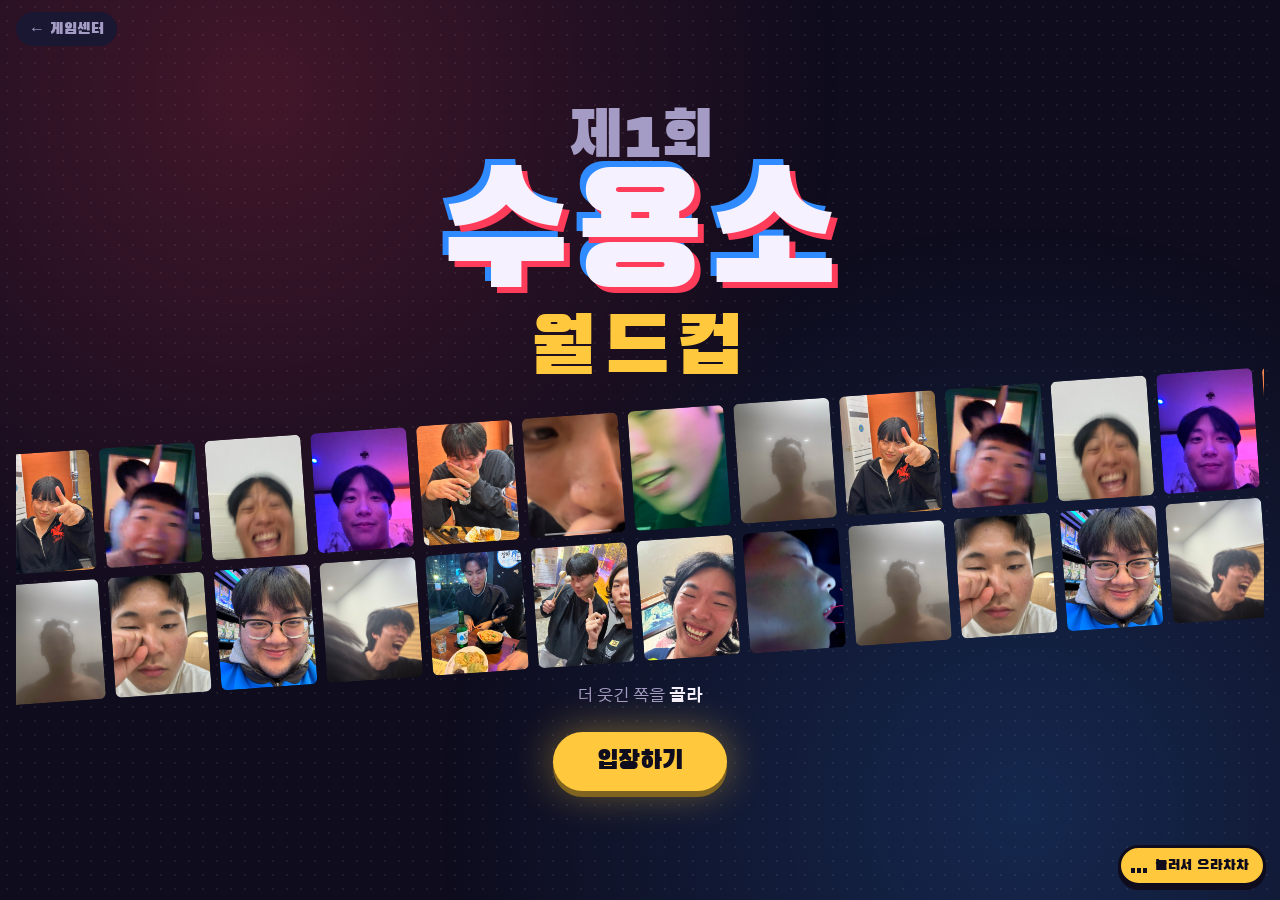
<file: worldcup.html>
<!doctype html>
<html lang="ko">
<head>
<meta charset="utf-8">
<meta name="viewport" content="width=device-width, initial-scale=1, viewport-fit=cover">
<style>body{margin:0}img{max-width:100%}[hidden]{display:none!important}:root{padding-top:env(safe-area-inset-top,0px);padding-bottom:env(safe-area-inset-bottom,0px);box-sizing:border-box}</style>
<title>수용소 월드컵</title>
<link rel="preconnect" href="https://fonts.googleapis.com">
<link rel="preconnect" href="https://fonts.gstatic.com" crossorigin>
<link rel="stylesheet" href="https://fonts.googleapis.com/css2?family=Black+Han+Sans&family=Bungee&family=Gothic+A1:wght@400;700;900&display=swap">
<style>
/* Layout: fighting-game VS screen. Red corner vs blue corner split on a diagonal, gold reserved for the champion. Single dark arcade look by choice. */
:root {
  --ink: #0e0c1d;
  --ink-2: #1a1733;
  --paper: #f6f1ff;
  --muted: #a49cc4;
  --red: #ff3d5a;
  --blue: #2f8bff;
  --gold: #ffc83d;
  --display: "Black Han Sans", "Apple SD Gothic Neo", "Malgun Gothic", sans-serif;
  --arcade: "Bungee", "Black Han Sans", Impact, sans-serif;
  --body: "Gothic A1", "Apple SD Gothic Neo", "Malgun Gothic", sans-serif;
  color-scheme: dark;
}
html, body { height: 100%; }
body {
  background: var(--ink);
  color: var(--paper);
  font-family: var(--body);
  overflow: hidden;
  -webkit-tap-highlight-color: transparent;
}
body::before {
  content: ""; position: fixed; inset: 0; pointer-events: none; z-index: 0;
  background:
    radial-gradient(circle at 20% 10%, color-mix(in srgb, var(--red) 22%, transparent), transparent 45%),
    radial-gradient(circle at 80% 90%, color-mix(in srgb, var(--blue) 22%, transparent), transparent 45%),
    radial-gradient(color-mix(in srgb, var(--paper) 7%, transparent) 1px, transparent 1.5px) 0 0 / 14px 14px;
}
button { font: inherit; color: inherit; cursor: pointer; }
button:focus-visible, .side:focus-visible { outline: 3px solid var(--gold); outline-offset: 3px; }

.app {
  position: relative; z-index: 1;
  height: 100%;
  display: flex; flex-direction: column;
  padding-left: max(16px, env(safe-area-inset-left, 0px));
  padding-right: max(16px, env(safe-area-inset-right, 0px));
  padding-block: 12px;
  box-sizing: border-box;
}
.screen { flex: 1; min-height: 0; display: flex; flex-direction: column; }

/* ---------- Intro ---------- */
.home { position: absolute; left: max(16px, env(safe-area-inset-left, 0px)); top: 12px; z-index: 3; font-family: var(--display); font-size: 1rem; color: var(--muted); text-decoration: none; padding: 6px 12px; border-radius: 999px; border: 1px solid var(--ink-2); background: var(--ink-2); }
.home:hover { color: var(--paper); }
.intro { align-items: center; justify-content: center; gap: 22px; text-align: center; overflow: hidden; }
.logo { font-family: var(--display); line-height: 0.92; margin: 0; font-weight: 400; text-wrap: balance; }
.logo span { display: block; animation: slam 0.6s cubic-bezier(.2,1.6,.4,1) both; }
.logo .l1 { font-size: clamp(2rem, 7vw, 4rem); color: var(--muted); animation-delay: 0.05s; }
.logo .l2 { font-size: clamp(4rem, 17vw, 10rem); color: var(--paper); text-shadow: 6px 6px 0 var(--red), -6px -6px 0 var(--blue); animation-delay: 0.25s; }
.logo .l3 { font-size: clamp(2.2rem, 9vw, 5rem); color: var(--gold); animation-delay: 0.45s; letter-spacing: 0.08em; }
@keyframes slam { from { transform: scale(3) rotate(-6deg); opacity: 0; } to { transform: none; opacity: 1; } }

.reel { width: calc(100% + 32px); display: grid; gap: 10px; transform: rotate(-4deg); }
.reel-row { display: flex; gap: 10px; width: max-content; animation: drift 38s linear infinite; }
.reel-row.rev { animation-direction: reverse; }
.reel-row img { width: 96px; height: 120px; object-fit: cover; border-radius: 6px; filter: saturate(1.2); }
@keyframes drift { to { transform: translateX(-50%); } }

.start {
  font-family: var(--display); font-size: 1.6rem;
  padding: 14px 44px; border: 0; border-radius: 999px;
  background: var(--gold); color: var(--ink);
  box-shadow: 0 6px 0 color-mix(in srgb, var(--gold) 50%, #000), 0 0 40px color-mix(in srgb, var(--gold) 45%, transparent);
  animation: pulse 1.4s ease-in-out infinite;
}
.start:active { transform: translateY(4px); box-shadow: 0 2px 0 color-mix(in srgb, var(--gold) 50%, #000); }
@keyframes pulse { 50% { transform: scale(1.06); } }
.rules { color: var(--muted); font-size: 1.05rem; line-height: 1.6; margin: 0; }
.rules b { color: var(--paper); }

/* ---------- Match ---------- */
.hud { display: flex; align-items: center; gap: 14px; padding-bottom: 10px; }
.hud .round { font-family: var(--display); font-size: 1.7rem; color: var(--gold); }
.hud .count { font-family: var(--arcade); font-size: 0.85rem; color: var(--muted); font-variant-numeric: tabular-nums; }
.bar { flex: 1; height: 8px; border-radius: 99px; background: var(--ink-2); overflow: hidden; }
.bar i { display: block; height: 100%; width: 0; background: linear-gradient(90deg, var(--red), var(--gold), var(--blue)); transition: width 0.5s ease; }

.stage { flex: 1; min-height: 0; position: relative; display: grid; grid-template-columns: 1fr 1fr; }
.side {
  position: relative; overflow: hidden; border: 0; padding: 0; margin: 0;
  background: var(--ink-2); text-align: left;
  transition: transform 0.55s cubic-bezier(.3,1.4,.5,1), filter 0.4s, opacity 0.4s;
}
.side.a { clip-path: polygon(0 0, 100% 0, 88% 100%, 0 100%); margin-right: -6%; }
.side.b { clip-path: polygon(12% 0, 100% 0, 100% 100%, 0 100%); margin-left: -6%; }
.side img { position: absolute; inset: 0; width: 100%; height: 100%; object-fit: cover; transition: transform 0.4s ease; }
.side::after {
  content: ""; position: absolute; inset: 0; pointer-events: none;
  background: linear-gradient(to top, color-mix(in srgb, var(--ink) 92%, transparent) 0%, transparent 42%);
}
.side.a::before, .side.b::before {
  content: ""; position: absolute; inset: 0; z-index: 1; pointer-events: none;
  box-shadow: inset 0 0 0 5px var(--c), inset 0 0 60px color-mix(in srgb, var(--c) 55%, transparent);
}
.side.a { --c: var(--red); }
.side.b { --c: var(--blue); }
@media (hover: hover) { .side:hover img { transform: scale(1.06); } }
.cap { position: absolute; z-index: 2; bottom: 0; left: 0; right: 0; padding: 18px 22px; display: grid; gap: 4px; }
.side.a .cap { padding-right: 16%; }
.side.b .cap { padding-left: 16%; text-align: right; }
.cap .t { font-family: var(--display); font-size: clamp(1.4rem, 3.4vw, 2.4rem); line-height: 1.05; text-wrap: balance; }
.cap .d { font-size: 0.95rem; color: color-mix(in srgb, var(--paper) 82%, transparent); line-height: 1.4; }

.vs {
  position: absolute; left: 50%; top: 50%; z-index: 5; pointer-events: none;
  font-family: var(--arcade); font-size: clamp(3rem, 10vw, 7rem); line-height: 1;
  color: var(--gold); transform: translate(-50%, -50%);
  text-shadow: 4px 4px 0 var(--red), -4px -4px 0 var(--blue), 0 0 30px var(--gold);
}
.stamp {
  position: absolute; z-index: 4; left: 50%; top: 40%;
  font-family: var(--display); font-size: clamp(3rem, 9vw, 6rem);
  color: var(--gold); border: 6px solid var(--gold); border-radius: 12px; padding: 0 18px;
  transform: translate(-50%, -50%) rotate(-12deg) scale(0); opacity: 0;
  background: color-mix(in srgb, var(--ink) 55%, transparent);
  text-shadow: 0 0 20px var(--gold);
}

/* entrance */
.stage.enter .side.a { animation: inL 0.5s cubic-bezier(.2,1.3,.4,1) both; }
.stage.enter .side.b { animation: inR 0.5s cubic-bezier(.2,1.3,.4,1) both; }
.stage.enter .vs { animation: vs 0.7s 0.35s cubic-bezier(.2,2,.4,1) both; }
.stage.enter { animation: shake 0.35s 0.55s both; }
@keyframes inL { from { transform: translateX(-110%) skewX(-12deg); } }
@keyframes inR { from { transform: translateX(110%) skewX(-12deg); } }
@keyframes vs { from { transform: translate(-50%, -50%) scale(5) rotate(-30deg); opacity: 0; } }
@keyframes shake {
  20% { transform: translate(-8px, 4px); } 40% { transform: translate(7px, -5px); }
  60% { transform: translate(-5px, 3px); } 80% { transform: translate(3px, -2px); }
}

/* resolution */
.side.win { z-index: 3; transform: scale(1.03); }
.side.win .stamp { animation: stamp 0.45s 0.1s cubic-bezier(.2,1.8,.4,1) both; }
@keyframes stamp { to { transform: translate(-50%, -50%) rotate(-12deg) scale(1); opacity: 1; } }
.side.a.lose { transform: translate(-30%, 120%) rotate(-24deg); filter: grayscale(1) brightness(0.5); }
.side.b.lose { transform: translate(30%, 120%) rotate(24deg); filter: grayscale(1) brightness(0.5); }
.stage.done .vs { transition: opacity 0.2s; opacity: 0; }

.flash { position: fixed; inset: 0; z-index: 20; background: var(--paper); opacity: 0; pointer-events: none; }
.flash.go { animation: flash 0.35s ease-out; }
@keyframes flash { 0% { opacity: 0.7; } 100% { opacity: 0; } }

/* ---------- Banner ---------- */
.banner {
  position: fixed; inset: 0; z-index: 15; display: grid; place-items: center; pointer-events: none;
  background: repeating-linear-gradient(-45deg, color-mix(in srgb, var(--red) 85%, var(--ink)) 0 28px, color-mix(in srgb, var(--red) 65%, var(--ink)) 28px 56px);
  clip-path: polygon(0 38%, 100% 30%, 100% 62%, 0 70%);
}
.banner.show { animation: bannerIn 1.5s cubic-bezier(.6,0,.2,1) both; }
.banner .inner { display: grid; justify-items: center; gap: 6px; }
.banner .big { font-family: var(--display); font-size: clamp(4rem, 16vw, 9rem); line-height: 1; color: var(--paper); text-shadow: 6px 6px 0 var(--ink); }
.banner .small { font-family: var(--arcade); font-size: 0.9rem; letter-spacing: 0.2em; color: var(--gold); }
.banner img { width: 88px; height: 88px; object-fit: cover; border-radius: 50%; border: 4px solid var(--gold); }
@keyframes bannerIn {
  0% { transform: translateX(100%); } 22% { transform: translateX(0); }
  78% { transform: translateX(0); } 100% { transform: translateX(-100%); }
}

/* ---------- Champion ---------- */
.champ { align-items: center; justify-content: center; gap: 16px; text-align: center; overflow-y: auto; position: relative; }
.rays {
  position: fixed; left: 50%; top: 42%; width: 220vmax; height: 220vmax; z-index: -1; pointer-events: none;
  transform: translate(-50%, -50%);
  background: repeating-conic-gradient(color-mix(in srgb, var(--gold) 16%, transparent) 0 8deg, transparent 8deg 20deg);
  animation: spin 24s linear infinite;
  -webkit-mask: radial-gradient(circle, #000 0, transparent 40%); mask: radial-gradient(circle, #000 0, transparent 40%);
}
@keyframes spin { to { transform: translate(-50%, -50%) rotate(360deg); } }
.plate { position: absolute; left: 50%; bottom: -22px; transform: translateX(-50%) rotate(-4deg); white-space: nowrap; font-family: var(--display); font-size: 1.7rem; padding: 4px 22px; background: var(--red); color: var(--paper); border: 4px solid var(--ink); border-radius: 6px; animation: plate 0.5s 1.1s cubic-bezier(.2,1.8,.4,1) both; }
@keyframes plate { from { transform: translateX(-50%) rotate(-4deg) scale(3); opacity: 0; } }
.frame { position: relative; margin-top: 56px; width: min(280px, 62vw); aspect-ratio: 3 / 4; max-width: 100%; animation: rise 0.9s cubic-bezier(.2,1.4,.4,1) both; }
.frame img { width: 100%; height: 100%; object-fit: cover; border-radius: 14px; border: 6px solid var(--gold); box-shadow: 0 0 0 3px var(--ink), 0 0 70px color-mix(in srgb, var(--gold) 70%, transparent); box-sizing: border-box; }
.crown { position: absolute; left: 50%; top: -58px; width: 96px; transform: translateX(-50%); animation: crown 0.7s 0.7s cubic-bezier(.2,1.8,.4,1) both; filter: drop-shadow(0 4px 10px color-mix(in srgb, var(--gold) 60%, transparent)); }
@keyframes rise { from { transform: translateY(40px) scale(0.6); opacity: 0; } }
@keyframes crown { from { transform: translate(-50%, -160px) rotate(-30deg); opacity: 0; } }
.champ h2 { font-family: var(--display); font-weight: 400; font-size: clamp(2rem, 7vw, 3.4rem); margin: 22px 0 0; line-height: 1.05; text-wrap: balance; color: var(--gold); }
.champ .d { margin: 0; color: var(--paper); font-size: 1.05rem; }
.trail { display: grid; gap: 8px; justify-items: center; }
.trail .lbl { font-family: var(--arcade); font-size: 0.75rem; letter-spacing: 0.16em; color: var(--muted); }
.trail .row { display: flex; gap: 8px; flex-wrap: wrap; justify-content: center; }
.trail img { width: 52px; height: 52px; object-fit: cover; border-radius: 50%; filter: grayscale(1); border: 2px solid var(--muted); }
.actions { display: flex; gap: 10px; flex-wrap: wrap; justify-content: center; }
.btn { font-family: var(--display); font-size: 1.1rem; padding: 10px 24px; border-radius: 999px; border: 2px solid var(--paper); background: transparent; }
.btn.primary { background: var(--gold); border-color: var(--gold); color: var(--ink); }
.toast { min-height: 1.2em; margin: 0; font-size: 0.9rem; color: var(--gold); }

#fx { position: fixed; inset: 0; width: 100%; height: 100%; z-index: 18; pointer-events: none; }

/* ---------- Phone ---------- */
@media (max-width: 720px), (max-aspect-ratio: 4/5) {
  .stage { grid-template-columns: 1fr; grid-template-rows: 1fr 1fr; }
  .side.a { clip-path: polygon(0 0, 100% 0, 100% 86%, 0 100%); margin: 0 0 -7% 0; }
  .side.b { clip-path: polygon(0 14%, 100% 0, 100% 100%, 0 100%); margin: -7% 0 0 0; }
  .side.a .cap { padding: 12px 16px 22% 16px; }
  .side.b .cap { padding: 12px 16px 14px 16px; text-align: left; }
  .side.a .cap { bottom: 0; }
  .stage.enter .side.a { animation-name: inT; }
  .stage.enter .side.b { animation-name: inB; }
  .side.a.lose { transform: translate(-120%, -10%) rotate(-20deg); }
  .side.b.lose { transform: translate(120%, 10%) rotate(20deg); }
  .cap .d { font-size: 0.85rem; }
  .hud .round { font-size: 1.35rem; }
}
@keyframes inT { from { transform: translateY(-110%) skewY(-8deg); } }
@keyframes inB { from { transform: translateY(110%) skewY(-8deg); } }

@media (prefers-reduced-motion: reduce) {
  *, *::before, *::after { animation-duration: 0.01ms !important; animation-iteration-count: 1 !important; transition-duration: 0.01ms !important; }
}
</style>

</head>
<body>
<div class="app">
  <section class="screen intro" id="intro">
    <a class="home" href="./">← 게임센터</a>
    <h1 class="logo"><span class="l1">제1회</span><span class="l2">수용소</span><span class="l3">월드컵</span></h1>
    <div class="reel" aria-hidden="true"><div class="reel-row" id="reel1"></div><div class="reel-row rev" id="reel2"></div></div>
    <p class="rules">더 웃긴 쪽을 <b>골라</b></p>
    <button class="start" id="startBtn" type="button">입장하기</button>
  </section>

  <section class="screen" id="match" hidden>
    <div class="hud">
      <span class="round" id="roundName">16강</span>
      <span class="count" id="matchCount">1 / 7</span>
      <div class="bar"><i id="barFill"></i></div>
    </div>
    <div class="stage" id="stage">
      <button class="side a" id="sideA" type="button" aria-label="왼쪽 사진 선택">
        <img alt="" id="imgA" src="img/p01.jpg"><div class="stamp">통과</div>
        <div class="cap"><span class="t" id="tA"></span><span class="d" id="dA"></span></div>
      </button>
      <button class="side b" id="sideB" type="button" aria-label="오른쪽 사진 선택">
        <img alt="" id="imgB" src="img/p02.jpg"><div class="stamp">통과</div>
        <div class="cap"><span class="t" id="tB"></span><span class="d" id="dB"></span></div>
      </button>
      <div class="vs">VS</div>
    </div>
  </section>

  <section class="screen champ" id="champ" hidden>
    <div class="rays" aria-hidden="true"></div>
    <div class="frame">
      <svg class="crown" viewBox="0 0 96 64" aria-hidden="true"><path d="M6 58 L12 16 L32 36 L48 4 L64 36 L84 16 L90 58 Z" fill="#ffc83d" stroke="#0e0c1d" stroke-width="4" stroke-linejoin="round"/><circle cx="12" cy="14" r="6" fill="#ff3d5a" stroke="#0e0c1d" stroke-width="3"/><circle cx="48" cy="6" r="6" fill="#2f8bff" stroke="#0e0c1d" stroke-width="3"/><circle cx="84" cy="14" r="6" fill="#ff3d5a" stroke="#0e0c1d" stroke-width="3"/></svg>
      <img alt="우승 사진" id="champImg" src="img/p01.jpg">
      <div class="plate">수용소장</div>
    </div>
    <h2 id="champT"></h2>
    <p class="d" id="champD"></p>
    <div class="trail"><span class="lbl">격파한 상대</span><div class="row" id="trail"></div></div>
    <div class="actions">
      <button class="btn primary" id="againBtn" type="button">다시 하기</button>
      <button class="btn" id="copyBtn" type="button">결과 복사</button>
    </div>
    <p class="toast" id="toast" aria-live="polite"></p>
  </section>
</div>

<div class="banner" id="banner" hidden><div class="inner"><img alt="" id="bannerImg" src="img/p01.jpg" hidden><span class="big" id="bannerBig"></span><span class="small" id="bannerSmall"></span></div></div>
<div class="flash" id="flash"></div>
<canvas id="fx"></canvas>

<script>
const PHOTOS = [
  { src: "img/p01.jpg", t: "고깃집 저격수", d: "삼겹살 다음 타겟은 너야" },
  { src: "img/p02.jpg", t: "노래방 2차의 증거", d: "뒤에서 춤추는 사람 정체 아직 미상" },
  { src: "img/p03.jpg", t: "웃음 측정 불가", d: "카메라 셔터가 웃음 속도를 못 따라감" },
  { src: "img/p04.jpg", t: "말 벽지 앞의 남자", d: "보라 조명, 그리고 뒤에서 지켜보는 말들" },
  { src: "img/p05.jpg", t: "건배 직전 붕괴", d: "소주잔은 지켰지만 표정은 못 지킴" },
  { src: "img/p06.jpg", t: "초근접 콧구멍 캠", d: "뒤에 누워 있는 사람 발까지 출연" },
  { src: "img/p07.jpg", t: "흔들린 영혼", d: "사진인가 인상파 회화인가" },
  { src: "img/p08.jpg", t: "수증기 속 실루엣", d: "다음 학기 증명사진으로 제출 예정" },
  { src: "img/p09.jpg", t: "1교시 직전의 얼굴", d: "한쪽 눈은 이미 퇴근함" },
  { src: "img/p10.jpg", t: "편의점 카운터 후광", d: "진열대 조명이 만든 성스러운 셀카" },
  { src: "img/p11.jpg", t: "샤우팅 대폭발", d: "이 사진에서 소리가 들린다면 정상" },
  { src: "img/p12.jpg", t: "안주 영접", d: "파스타 나오자 눈빛이 바뀐 순간" },
  { src: "img/p13.jpg", t: "북채 든 넘버원", d: "뭘 칠 건지는 본인도 모름" },
  { src: "img/p14.jpg", t: "눈이 사라지는 웃음", d: "웃는 순간 시야 0%" },
  { src: "img/p15.jpg", t: "코골이 현장 검거", d: "빨간 펜으로 증거 표시 완료" },
].map((p, i) => ({ ...p, id: i, beat: [] }));

const $ = (id) => document.getElementById(id);
const reduce = matchMedia("(prefers-reduced-motion: reduce)").matches;
const wait = (ms) => new Promise((r) => setTimeout(r, reduce ? Math.min(ms, 150) : ms));

// preload + intro reel
PHOTOS.forEach((p) => { const im = new Image(); im.src = p.src; });
const fillReel = (el, list) => {
  [...list, ...list].forEach((p) => { const im = document.createElement("img"); im.src = p.src; im.alt = ""; el.append(im); });
};
fillReel($("reel1"), PHOTOS.slice(0, 8));
fillReel($("reel2"), PHOTOS.slice(7));

// ---------- particles ----------
const cv = $("fx"), cx = cv.getContext("2d");
let parts = [], running = false, confettiUntil = 0;
const resize = () => { const r = devicePixelRatio || 1; cv.width = innerWidth * r; cv.height = innerHeight * r; cx.setTransform(r, 0, 0, r, 0, 0); };
addEventListener("resize", resize); resize();
const COLORS = ["#ffc83d", "#ff3d5a", "#2f8bff", "#f6f1ff"];
function burst(x, y, n = 60, colors = COLORS) {
  if (reduce) return;
  for (let i = 0; i < n; i++) {
    const a = Math.random() * Math.PI * 2, s = 3 + Math.random() * 9;
    parts.push({ x, y, vx: Math.cos(a) * s, vy: Math.sin(a) * s - 2, g: 0.25, life: 50 + Math.random() * 30, c: colors[i % colors.length], w: 3 + Math.random() * 5, h: 3 + Math.random() * 5, r: Math.random() * 6, vr: (Math.random() - 0.5) * 0.4 });
  }
  loop();
}
function confetti(ms) { if (reduce) return; confettiUntil = performance.now() + ms; loop(); }
function loop() {
  if (running) return; running = true;
  const tick = (now) => {
    if (now < confettiUntil) {
      for (let i = 0; i < 4; i++) parts.push({ x: Math.random() * innerWidth, y: -10, vx: (Math.random() - 0.5) * 2, vy: 2 + Math.random() * 3, g: 0.03, life: 260, c: COLORS[(Math.random() * 4) | 0], w: 6 + Math.random() * 6, h: 4 + Math.random() * 4, r: Math.random() * 6, vr: (Math.random() - 0.5) * 0.3 });
    }
    cx.clearRect(0, 0, innerWidth, innerHeight);
    parts = parts.filter((p) => p.life-- > 0 && p.y < innerHeight + 30);
    for (const p of parts) {
      p.vy += p.g; p.x += p.vx; p.y += p.vy; p.vx *= 0.985; p.r += p.vr;
      cx.save(); cx.translate(p.x, p.y); cx.rotate(p.r); cx.globalAlpha = Math.min(1, p.life / 30);
      cx.fillStyle = p.c; cx.fillRect(-p.w / 2, -p.h / 2, p.w, p.h); cx.restore();
    }
    if (parts.length || now < confettiUntil) requestAnimationFrame(tick);
    else { running = false; cx.clearRect(0, 0, innerWidth, innerHeight); }
  };
  requestAnimationFrame(tick);
}
const flash = () => { const f = $("flash"); f.classList.remove("go"); void f.offsetWidth; f.classList.add("go"); };

// ---------- game ----------
let round = [], pairs = [], next = [], mi = 0, locked = true, totalMatches = 0, playedMatches = 0;
const shuffle = (a) => { a = [...a]; for (let i = a.length - 1; i > 0; i--) { const j = (Math.random() * (i + 1)) | 0; [a[i], a[j]] = [a[j], a[i]]; } return a; };
const roundName = (n) => { let p = 1; while (p < n) p *= 2; return p === 2 ? "결승" : p === 4 ? "4강" : p + "강"; };

function show(id) { ["intro", "match", "champ"].forEach((s) => ($(s).hidden = s !== id)); }

async function banner(big, small, img) {
  const b = $("banner");
  $("bannerBig").textContent = big; $("bannerSmall").textContent = small || "";
  $("bannerImg").hidden = !img; if (img) $("bannerImg").src = img;
  b.hidden = false; b.classList.remove("show"); void b.offsetWidth; b.classList.add("show");
  await wait(1500); b.hidden = true;
}

async function startGame() {
  PHOTOS.forEach((p) => (p.beat = []));
  round = shuffle(PHOTOS);
  totalMatches = PHOTOS.length - 1; playedMatches = 0;
  show("match");
  $("stage").style.visibility = "hidden";
  await beginRound();
}

async function beginRound() {
  next = []; pairs = []; mi = 0;
  const list = [...round];
  const bye = list.length % 2 ? list.pop() : null;
  for (let i = 0; i < list.length; i += 2) pairs.push([list[i], list[i + 1]]);
  const name = roundName(round.length);
  $("roundName").textContent = name;
  await banner(name, name === "결승" ? "FINAL BATTLE" : `${pairs.length} MATCHES`);
  if (bye) { next.push(bye); await banner("부전승", bye.t, bye.src); }
  playMatch();
}

async function playMatch() {
  const [A, B] = pairs[mi];
  $("matchCount").textContent = `${mi + 1} / ${pairs.length}`;
  $("barFill").style.width = (playedMatches / totalMatches) * 100 + "%";
  $("imgA").src = A.src; $("tA").textContent = A.t; $("dA").textContent = A.d;
  $("imgB").src = B.src; $("tB").textContent = B.t; $("dB").textContent = B.d;
  const st = $("stage");
  st.style.visibility = "visible";
  st.className = "stage";
  ["sideA", "sideB"].forEach((id) => $(id).classList.remove("win", "lose"));
  void st.offsetWidth; st.classList.add("enter");
  await wait(600);
  const r = st.getBoundingClientRect(); burst(r.left + r.width / 2, r.top + r.height / 2, 40, ["#ffc83d", "#f6f1ff"]);
  locked = false;
}

async function pick(which) {
  if (locked) return; locked = true;
  const [A, B] = pairs[mi];
  const win = which === 0 ? A : B, lose = which === 0 ? B : A;
  win.beat.push(lose); next.push(win); playedMatches++;
  const wEl = $(which === 0 ? "sideA" : "sideB"), lEl = $(which === 0 ? "sideB" : "sideA");
  $("stage").classList.add("done");
  wEl.classList.add("win"); lEl.classList.add("lose");
  flash();
  const r = wEl.getBoundingClientRect(); burst(r.left + r.width / 2, r.top + r.height * 0.4, 90);
  $("barFill").style.width = (playedMatches / totalMatches) * 100 + "%";
  await wait(1150);
  mi++;
  if (mi < pairs.length) return playMatch();
  $("stage").style.visibility = "hidden";
  if (next.length === 1) return champion(next[0]);
  round = next; beginRound();
}

let champ = null;
async function champion(w) {
  champ = w;
  await banner("우승", "WE HAVE A WINNER");
  $("champImg").src = w.src; $("champT").textContent = w.t; $("champD").textContent = w.d;
  const tr = $("trail"); tr.replaceChildren();
  w.beat.forEach((p) => { const im = document.createElement("img"); im.src = p.src; im.alt = p.t; im.title = p.t; tr.append(im); });
  $("toast").textContent = "";
  show("champ");
  flash(); confetti(5000);
  setTimeout(() => burst(innerWidth / 2, innerHeight * 0.35, 140), 300);
}

$("startBtn").addEventListener("click", startGame);
$("againBtn").addEventListener("click", startGame);
$("sideA").addEventListener("click", () => pick(0));
$("sideB").addEventListener("click", () => pick(1));
addEventListener("keydown", (e) => {
  if ($("match").hidden) return;
  if (e.key === "ArrowLeft" || e.key === "ArrowUp" || e.key === "1") pick(0);
  if (e.key === "ArrowRight" || e.key === "ArrowDown" || e.key === "2") pick(1);
});
$("copyBtn").addEventListener("click", () => {
  const text = `🏆 내 수용소 월드컵 우승: "${champ.t}" (${champ.beat.length}연승)\n${champ.beat.map((p) => p.t).join(" → ")} 격파`;
  const ok = () => ($("toast").textContent = "복사했어. 단톡방에 붙여넣기!");
  const fail = () => ($("toast").textContent = text);
  try { navigator.clipboard.writeText(text).then(ok, fail); } catch { fail(); }
});
</script>
<script src="music.js"></script>
</body></html>
</file>
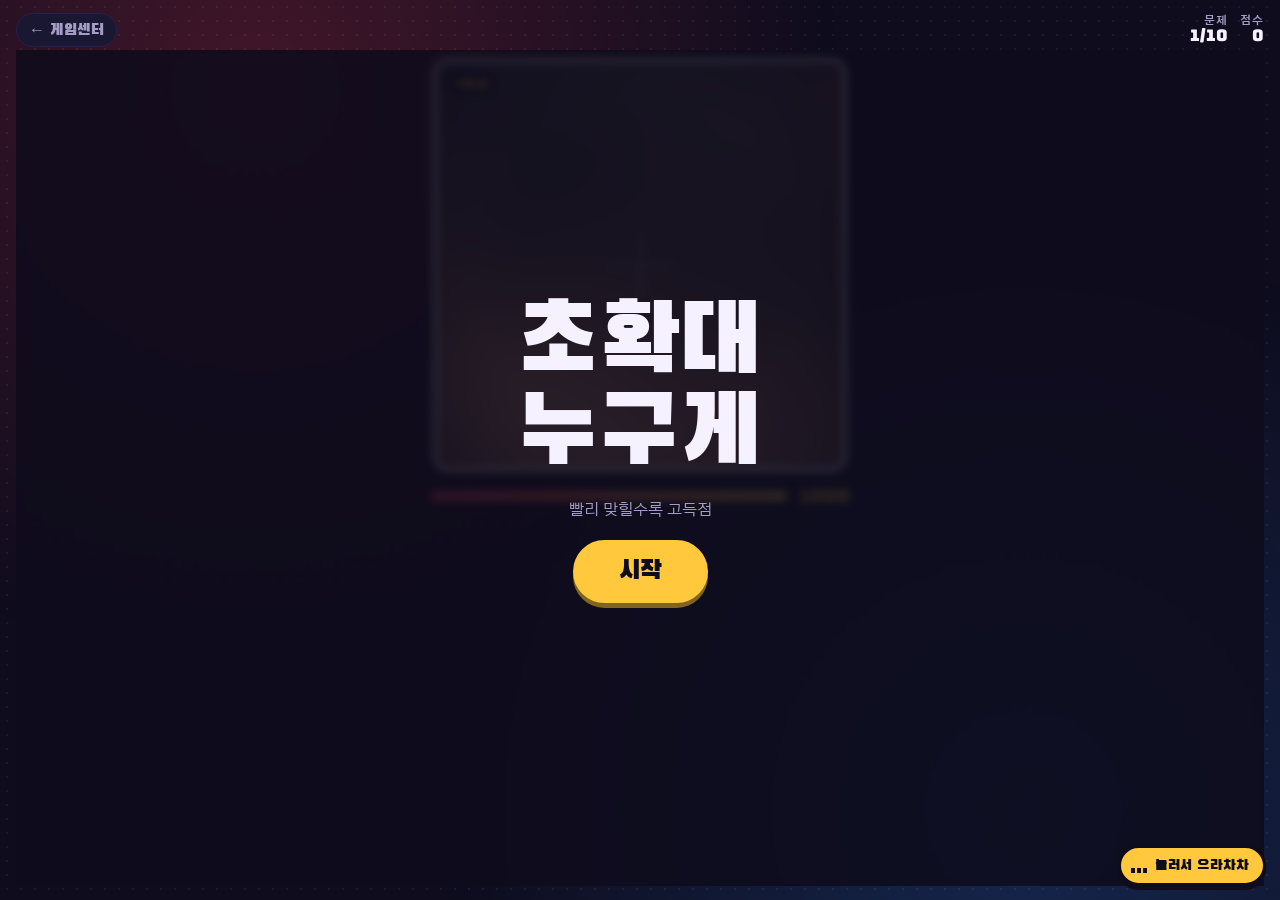
<file: zoom.html>
<!doctype html>
<html lang="ko">
<head>
<meta charset="utf-8">
<meta name="viewport" content="width=device-width, initial-scale=1, viewport-fit=cover">
<title>초확대 누구게</title>
<link rel="preconnect" href="https://fonts.googleapis.com">
<link rel="preconnect" href="https://fonts.gstatic.com" crossorigin>
<link rel="stylesheet" href="https://fonts.googleapis.com/css2?family=Black+Han+Sans&family=Bungee&family=Gothic+A1:wght@400;700;900&display=swap">
<link rel="stylesheet" href="shared.css">
<style>
.play { flex: 1; min-height: 0; display: flex; flex-direction: column; align-items: center; gap: 12px; padding-top: 8px; position: relative; }
.zoomwin {
  position: relative; overflow: hidden; border-radius: 16px;
  width: min(100%, 46vh, 420px); aspect-ratio: 1; max-width: 100%;
  background: var(--ink-2); border: 4px solid var(--paper);
}
.zoomwin img { position: absolute; left: 0; top: 0; max-width: none; will-change: transform, filter; }
.zoomwin.right { border-color: var(--gold); }
.zoomwin.wrong { border-color: var(--red); }
.scope { position: absolute; inset: 0; pointer-events: none; background: radial-gradient(circle, transparent 60%, color-mix(in srgb, var(--ink) 55%, transparent) 100%); }
.scope::before, .scope::after { content: ""; position: absolute; background: color-mix(in srgb, var(--paper) 35%, transparent); }
.scope::before { left: 50%; top: 42%; bottom: 42%; width: 2px; }
.scope::after { top: 50%; left: 42%; right: 42%; height: 2px; }
.zoomwin.revealed .scope { opacity: 0; transition: opacity 0.3s; }
.xlabel { position: absolute; left: 10px; top: 10px; font-family: var(--arcade); font-size: 0.8rem; padding: 3px 9px; border-radius: 99px; background: color-mix(in srgb, var(--ink) 75%, transparent); color: var(--gold); font-variant-numeric: tabular-nums; }

.meter { width: min(100%, 420px); display: flex; align-items: center; gap: 10px; }
.meter .bar { flex: 1; height: 10px; border-radius: 99px; background: var(--ink-2); overflow: hidden; }
.meter .bar i { display: block; height: 100%; width: 100%; background: linear-gradient(90deg, var(--red), var(--gold)); transform-origin: left; }
.meter .pts { font-family: var(--arcade); font-size: 1.1rem; color: var(--gold); font-variant-numeric: tabular-nums; min-width: 4ch; text-align: right; }

.choices { width: min(100%, 520px); display: grid; grid-template-columns: repeat(4, 1fr); gap: 10px; }
.choice {
  border: 3px solid var(--ink-3); border-radius: 12px; padding: 0; overflow: hidden; background: var(--ink-2);
  display: grid; grid-template-rows: auto auto; text-align: center;
  transition: transform 0.15s, border-color 0.15s, opacity 0.3s;
  animation: slam 0.35s cubic-bezier(.2,1.6,.4,1) both;
}
.choice:nth-child(2) { animation-delay: 0.05s; } .choice:nth-child(3) { animation-delay: 0.1s; } .choice:nth-child(4) { animation-delay: 0.15s; }
@media (hover: hover) { .choice:hover { transform: translateY(-3px); border-color: var(--paper); } }
.choice img { width: 100%; aspect-ratio: 1; object-fit: cover; display: block; }
.choice span { font-size: 0.72rem; font-weight: 700; padding: 5px 4px; line-height: 1.25; min-height: 2.6em; display: grid; place-items: center; }
.choice.right { border-color: var(--gold); transform: scale(1.06); }
.choice.wrong { border-color: var(--red); animation: shake 0.35s both; }
.choice.dim { opacity: 0.35; }
@media (max-width: 480px) { .choices { grid-template-columns: repeat(2, 1fr); } .choice img { aspect-ratio: 16 / 10; } }

.gain {
  position: absolute; left: 50%; top: 30%; z-index: 6; pointer-events: none;
  font-family: var(--arcade); font-size: clamp(2.4rem, 10vw, 4rem); color: var(--gold);
  text-shadow: 3px 3px 0 var(--red), -3px -3px 0 var(--blue);
  animation: gain 1s ease-out forwards;
}
.gain.miss { color: var(--red); text-shadow: 3px 3px 0 var(--ink); font-family: var(--display); }
@keyframes gain { 0% { transform: translate(-50%, 0) scale(0.3); opacity: 0; } 25% { transform: translate(-50%, -10px) scale(1.2); opacity: 1; } 100% { transform: translate(-50%, -70px) scale(1); opacity: 0; } }

.recap { display: grid; grid-template-columns: repeat(5, 1fr); gap: 8px; width: min(100%, 420px); }
.recap div { display: grid; gap: 2px; justify-items: center; font-family: var(--arcade); font-size: 0.7rem; font-variant-numeric: tabular-nums; }
.recap img { width: 100%; aspect-ratio: 1; object-fit: cover; border-radius: 8px; border: 2px solid var(--gold); }
.recap .x img { border-color: var(--red); filter: grayscale(1); }
</style>
</head>
<body>
<div class="app">
  <div class="topbar">
    <a class="back" href="./">← 게임센터</a>
    <span class="spacer"></span>
    <span class="stat"><small>문제</small><span id="qnum">1/10</span></span>
    <span class="stat"><small>점수</small><span id="score">0</span></span>
  </div>
  <div class="play" id="play">
    <div class="zoomwin" id="zoomwin"><img id="zimg" alt="확대된 사진" src="img/p01.jpg"><div class="scope"></div><span class="xlabel" id="xlabel">×9.0</span></div>
    <div class="meter"><div class="bar"><i id="ptsbar"></i></div><span class="pts" id="pts">1000</span></div>
    <div class="choices" id="choices"></div>

    <div class="panel" id="startPanel">
      <h1 class="title-xl" style="font-size: clamp(3rem, 13vw, 6rem)">초확대<br>누구게</h1>
      <p class="lead">빨리 맞힐수록 고득점</p>
      <button class="btn primary big" id="startBtn" type="button">시작</button>
      <p class="toast" id="bestLine"></p>
    </div>
    <div class="panel" id="endPanel" hidden>
      <div class="score-big" id="finalScore">0</div>
      <p class="verdict" id="verdict"></p>
      <div class="recap" id="recap"></div>
      <div class="actions">
        <button class="btn primary" id="againBtn" type="button">다시 하기</button>
        <button class="btn" id="copyBtn" type="button">결과 복사</button>
      </div>
      <p class="toast" id="toast"></p>
    </div>
  </div>
</div>

<script src="shared.js"></script>
<script>
const ROUNDS = 10, DURATION = 9000, START_SCALE = 9, BLUR = 7;
let queue = [], qi = 0, score = 0, streak = 0, t0 = 0, raf = 0, answered = true, target = null, base = null, focus = null, history = [];

function layoutImage(p) {
  const win = $("zoomwin"), S = win.clientWidth;
  const k = Math.min(S / p.w, S / p.h);              // 줌아웃 끝에는 사진 전체가 보이게 (contain)
  const w = p.w * k, h = p.h * k, ox = (S - w) / 2, oy = (S - h) / 2;
  const img = $("zimg");
  img.src = p.src; img.style.width = w + "px"; img.style.height = h + "px";
  img.style.left = ox + "px"; img.style.top = oy + "px";
  // 얼굴 안쪽 아무 지점이나 확대 중심으로
  const fx = (p.face.cx + rand(-0.18, 0.18)) * w;
  const fy = (p.face.top + (p.face.bot - p.face.top) * rand(0.25, 0.8)) * h;
  focus = { fx, fy, ox, oy, S };
}

function render(scale, blur) {
  const { fx, fy, ox, oy, S } = focus;
  // 확대 중심(fx,fy)을 창 가운데로 끌어오다가 scale=1에서 원래 위치로
  const t = (scale - 1) / (START_SCALE - 1);
  const cx = S / 2 - ox, cy = S / 2 - oy;
  const tx = (cx - fx * scale) * t;
  const ty = (cy - fy * scale) * t;
  const img = $("zimg");
  img.style.transformOrigin = "0 0";
  img.style.transform = `translate(${tx}px, ${ty}px) scale(${scale})`;
  img.style.filter = blur > 0.1 ? `blur(${blur}px)` : "none";
  $("xlabel").textContent = "×" + scale.toFixed(1);
}

function pointsAt(el) { return Math.max(100, Math.round(1000 * (1 - el / DURATION))); }

function frame(now) {
  if (answered) return;
  const el = now - t0, k = Math.min(1, el / DURATION);
  const ease = 1 - Math.pow(1 - k, 2.2);
  render(START_SCALE - (START_SCALE - 1) * ease, Math.max(0, BLUR * (1 - k / 0.45)));
  const pts = pointsAt(el);
  $("pts").textContent = pts; $("ptsbar").style.transform = `scaleX(${pts / 1000})`;
  raf = requestAnimationFrame(frame);
}

function nextQuestion() {
  if (qi >= ROUNDS) return finish();
  target = queue[qi];
  $("qnum").textContent = `${qi + 1}/${ROUNDS}`;
  const win = $("zoomwin"); win.className = "zoomwin";
  layoutImage(target);
  render(START_SCALE, BLUR);
  const opts = shuffle([target, ...shuffle(PHOTOS.filter((p) => p !== target)).slice(0, 3)]);
  const box = $("choices"); box.replaceChildren();
  opts.forEach((p) => {
    const b = document.createElement("button"); b.type = "button"; b.className = "choice";
    b.innerHTML = `<img alt="" src="${p.src}"><span></span>`; b.querySelector("span").textContent = p.t;
    b.addEventListener("click", () => answer(p, b));
    box.append(b);
  });
  answered = false; t0 = performance.now(); raf = requestAnimationFrame(frame);
}

function gain(text, miss) {
  const g = document.createElement("div"); g.className = "gain" + (miss ? " miss" : ""); g.textContent = text;
  $("play").append(g); setTimeout(() => g.remove(), 1000);
}

async function answer(p, btn) {
  if (answered) return; answered = true; cancelAnimationFrame(raf);
  const el = performance.now() - t0;
  const win = $("zoomwin");
  const buttons = [...$("choices").children];
  let got = 0;
  if (p === target) {
    streak++;
    got = pointsAt(el) + (streak > 1 ? (streak - 1) * 100 : 0);
    score += got; $("score").textContent = score;
    btn.classList.add("right"); win.classList.add("right");
    gain("+" + got + (streak > 1 ? ` (${streak}연속)` : ""));
    FX.burstAt(btn, 50); FX.flash();
  } else {
    streak = 0;
    btn.classList.add("wrong"); win.classList.add("wrong");
    buttons.find((b) => b.querySelector("span").textContent === target.t)?.classList.add("right");
    gain("땡!", true); FX.flash("red"); FX.shake(win);
  }
  buttons.forEach((b) => { if (!b.classList.contains("right") && b !== btn) b.classList.add("dim"); });
  history.push({ p: target, got });
  // 정답 공개: 전체 사진으로 빠르게 줌아웃
  win.classList.add("revealed");
  const from = performance.now(), cur = parseFloat($("xlabel").textContent.slice(1));
  await new Promise((res) => {
    const step = (now) => { const k = Math.min(1, (now - from) / 450); render(cur - (cur - 1) * (1 - Math.pow(1 - k, 3)), 0); k < 1 ? requestAnimationFrame(step) : res(); };
    requestAnimationFrame(step);
  });
  await wait(1100);
  qi++; nextQuestion();
}

function start() {
  queue = shuffle(PHOTOS).slice(0, ROUNDS);
  qi = 0; score = 0; streak = 0; history = [];
  $("score").textContent = 0;
  $("startPanel").hidden = true; $("endPanel").hidden = true;
  nextQuestion();
}

const VERDICTS = [[0, "친구 얼굴 처음 보는 사람"], [3000, "얼굴은 아는데 콧구멍은 모름"], [5500, "친구 모공까지 외운 사람"], [8000, "수용소 CCTV 담당관"], [10500, "스토커 의심 수준"]];
function finish() {
  const best = Best.get("zoom"), isBest = score > best; if (isBest) Best.set("zoom", score);
  $("finalScore").textContent = score;
  $("verdict").textContent = (isBest && best > 0 ? "신기록! " : "") + VERDICTS.filter(([s]) => score >= s).pop()[1];
  const rc = $("recap"); rc.replaceChildren();
  history.forEach(({ p, got }) => {
    const d = document.createElement("div"); if (!got) d.className = "x";
    d.innerHTML = `<img alt="" src="${p.src}"><span>${got || "✕"}</span>`; rc.append(d);
  });
  $("toast").textContent = "";
  $("endPanel").hidden = false;
  FX.flash(); if (score >= 5500) FX.confetti(3000);
  const right = history.filter((h) => h.got).length;
  window._result = `🔍 초확대 누구게 ${score}점 (${right}/${ROUNDS} 정답)`;
}

$("startBtn").addEventListener("click", start);
$("againBtn").addEventListener("click", start);
$("copyBtn").addEventListener("click", () => copyResult(window._result + "\n" + location.href, $("toast")));
addEventListener("resize", () => { if (!answered && target) { const el = performance.now() - t0; layoutImage(target); t0 = performance.now() - el; } });
const best = Best.get("zoom"); if (best) $("bestLine").textContent = `내 최고 기록 ${best}점`;
// 시작 전 배경: 아무 사진이나 확대한 상태로 깔아두기
loadImages().then(() => { const p = pickOne(PHOTOS); layoutImage(p); render(START_SCALE, BLUR); });
</script>
<script src="music.js"></script>
</body>
</html>
</file>
<file: shared.css>
/* 수용소 게임센터 공통 스타일: 격투게임 오락실 톤. 빨강/파랑 코너, 금색은 점수와 우승에만. */
:root {
  --ink: #0e0c1d;
  --ink-2: #1a1733;
  --ink-3: #26224a;
  --paper: #f6f1ff;
  --muted: #a49cc4;
  --red: #ff3d5a;
  --blue: #2f8bff;
  --gold: #ffc83d;
  --display: "Black Han Sans", "Apple SD Gothic Neo", "Malgun Gothic", sans-serif;
  --arcade: "Bungee", "Black Han Sans", Impact, sans-serif;
  --body: "Gothic A1", "Apple SD Gothic Neo", "Malgun Gothic", sans-serif;
  color-scheme: dark;
  padding-top: env(safe-area-inset-top, 0px);
  padding-bottom: env(safe-area-inset-bottom, 0px);
  box-sizing: border-box;
}
*, *::before, *::after { box-sizing: border-box; }
html, body { height: 100%; }
body {
  margin: 0;
  background: var(--ink);
  color: var(--paper);
  font-family: var(--body);
  overflow: hidden;
  -webkit-tap-highlight-color: transparent;
  touch-action: manipulation;
}
body::before {
  content: ""; position: fixed; inset: 0; pointer-events: none; z-index: 0;
  background:
    radial-gradient(circle at 20% 10%, color-mix(in srgb, var(--red) 22%, transparent), transparent 45%),
    radial-gradient(circle at 80% 90%, color-mix(in srgb, var(--blue) 22%, transparent), transparent 45%),
    radial-gradient(color-mix(in srgb, var(--paper) 7%, transparent) 1px, transparent 1.5px) 0 0 / 14px 14px;
}
img { max-width: 100%; }
[hidden] { display: none !important; }
button { font: inherit; color: inherit; cursor: pointer; }
button:focus-visible, a:focus-visible { outline: 3px solid var(--gold); outline-offset: 3px; }

.app {
  position: relative; z-index: 1;
  height: 100%;
  display: flex; flex-direction: column;
  padding-left: max(16px, env(safe-area-inset-left, 0px));
  padding-right: max(16px, env(safe-area-inset-right, 0px));
  padding-block: 10px 14px;
}

.topbar { display: flex; align-items: center; gap: 12px; min-height: 40px; }
.topbar .back {
  font-family: var(--display); font-size: 1rem; color: var(--muted); text-decoration: none;
  padding: 6px 12px; border-radius: 999px; border: 1px solid var(--ink-3); background: var(--ink-2);
}
.topbar .back:hover { color: var(--paper); }
.topbar .name { font-family: var(--display); font-size: 1.3rem; }
.topbar .spacer { flex: 1; }
.stat { font-family: var(--arcade); font-variant-numeric: tabular-nums; font-size: 1rem; display: grid; justify-items: end; line-height: 1.1; }
.stat small { font-family: var(--body); font-size: 0.7rem; color: var(--muted); font-weight: 700; letter-spacing: 0.08em; }

.title-xl { font-family: var(--display); font-weight: 400; line-height: 0.95; margin: 0; text-wrap: balance; }
.lead { color: var(--muted); line-height: 1.6; margin: 0; max-width: 34ch; }
.lead b { color: var(--paper); }

.btn {
  font-family: var(--display); font-size: 1.15rem; padding: 11px 26px; border-radius: 999px;
  border: 2px solid var(--paper); background: transparent; color: var(--paper);
}
.btn.primary {
  background: var(--gold); border-color: var(--gold); color: var(--ink);
  box-shadow: 0 5px 0 color-mix(in srgb, var(--gold) 50%, #000);
}
.btn.primary:active { transform: translateY(3px); box-shadow: 0 2px 0 color-mix(in srgb, var(--gold) 50%, #000); }
.btn.big { font-size: 1.6rem; padding: 14px 44px; animation: pulse 1.4s ease-in-out infinite; }
.actions { display: flex; gap: 10px; flex-wrap: wrap; justify-content: center; }
.toast { min-height: 1.2em; margin: 0; font-size: 0.9rem; color: var(--gold); text-align: center; white-space: pre-line; }

/* 시작/결과 오버레이 */
.panel {
  position: absolute; inset: 0; z-index: 12;
  display: flex; flex-direction: column; align-items: center; justify-content: center; gap: 16px; text-align: center;
  padding-left: max(16px, env(safe-area-inset-left, 0px));
  padding-right: max(16px, env(safe-area-inset-right, 0px));
  padding-block: 24px;
  background: color-mix(in srgb, var(--ink) 86%, transparent);
  backdrop-filter: blur(4px);
  overflow-y: auto;
}
.score-big { font-family: var(--arcade); font-size: clamp(3.5rem, 15vw, 7rem); line-height: 1; color: var(--gold); text-shadow: 4px 4px 0 var(--red), -4px -4px 0 var(--blue); font-variant-numeric: tabular-nums; }
.verdict { font-family: var(--display); font-size: clamp(1.5rem, 5vw, 2.2rem); margin: 0; text-wrap: balance; }

.flash { position: fixed; inset: 0; z-index: 20; background: var(--paper); opacity: 0; pointer-events: none; }
.flash.go { animation: flash 0.35s ease-out; }
.flash.red { background: var(--red); }
#fx { position: fixed; inset: 0; width: 100%; height: 100%; z-index: 18; pointer-events: none; }

@keyframes pulse { 50% { transform: scale(1.06); } }
@keyframes slam { from { transform: scale(3) rotate(-6deg); opacity: 0; } to { transform: none; opacity: 1; } }
@keyframes flash { 0% { opacity: 0.7; } 100% { opacity: 0; } }
@keyframes shake {
  20% { transform: translate(-8px, 4px); } 40% { transform: translate(7px, -5px); }
  60% { transform: translate(-5px, 3px); } 80% { transform: translate(3px, -2px); }
}
.shake { animation: shake 0.35s both; }

@media (prefers-reduced-motion: reduce) {
  *, *::before, *::after { animation-duration: 0.01ms !important; animation-iteration-count: 1 !important; transition-duration: 0.01ms !important; }
}
</file>
